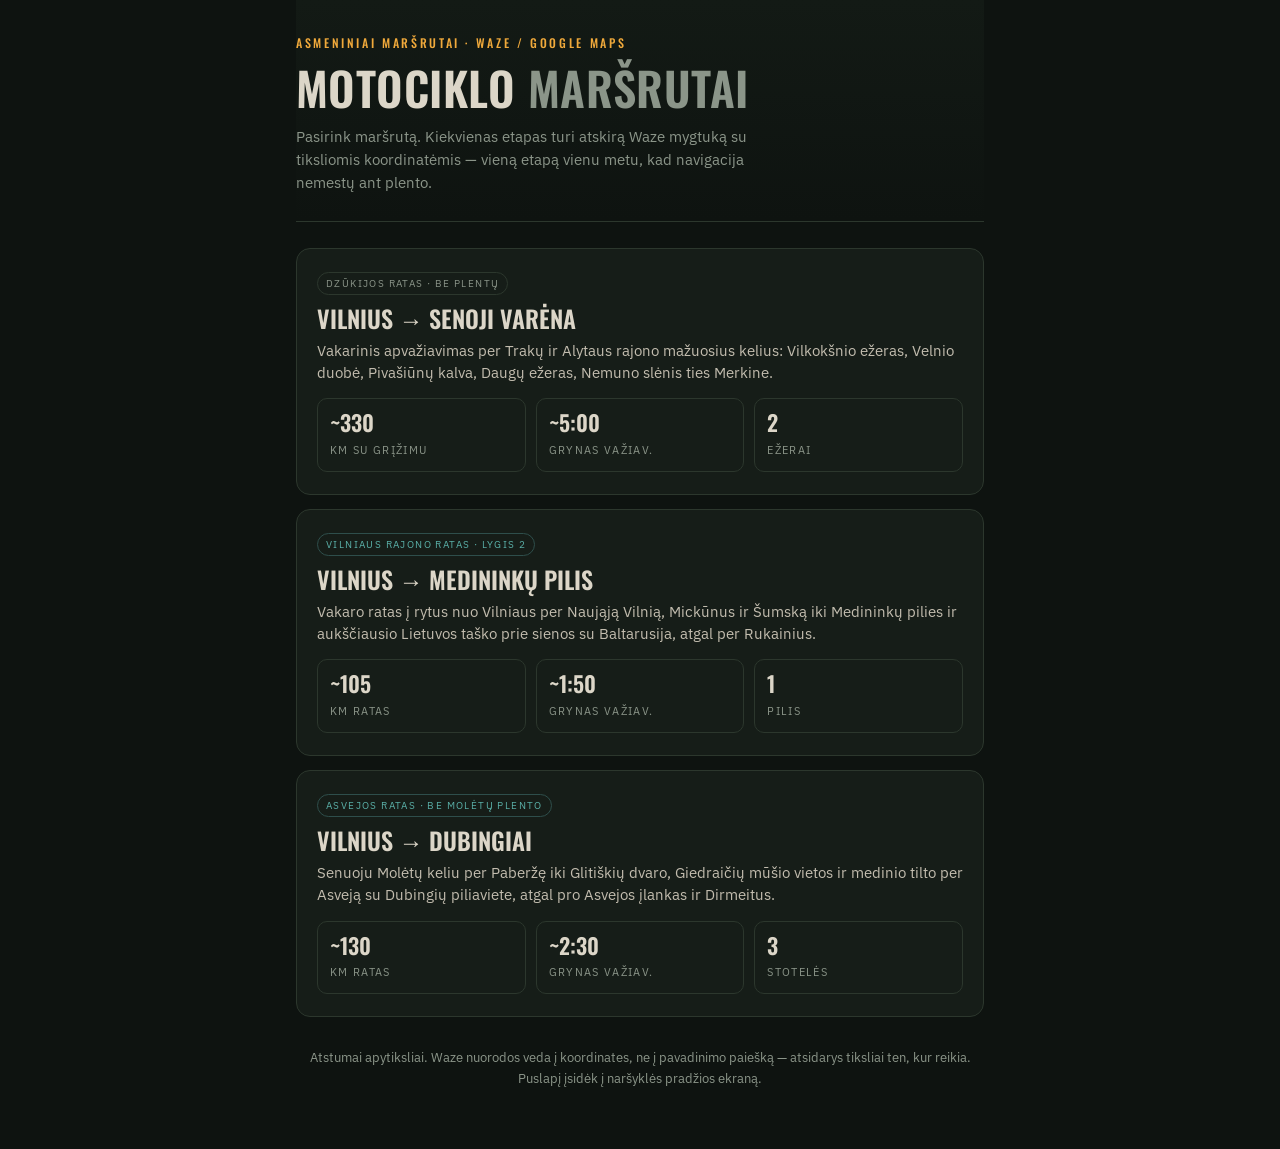
<file: index.html>
<!DOCTYPE html>
<html lang="lt">
<head>
<meta charset="UTF-8">
<meta name="viewport" content="width=device-width, initial-scale=1.0">
<title>Motociklo maršrutai</title>
<link rel="preconnect" href="https://fonts.googleapis.com">
<link rel="preconnect" href="https://fonts.gstatic.com" crossorigin>
<link href="https://fonts.googleapis.com/css2?family=Oswald:wght@400;500;600&family=IBM+Plex+Sans:wght@400;500;600&display=swap" rel="stylesheet">
<link rel="stylesheet" href="style.css">
</head>
<body>
<div class="wrap">

<header>
  <div class="eyebrow">Asmeniniai maršrutai · Waze / Google Maps</div>
  <h1>Motociklo <span>maršrutai</span></h1>
  <p class="lead">Pasirink maršrutą. Kiekvienas etapas turi atskirą Waze mygtuką su tiksliomis koordinatėmis — vieną etapą vienu metu, kad navigacija nemestų ant plento.</p>
</header>

<div class="routes">

  <a class="routecard" href="varena.html">
    <span class="tag">Dzūkijos ratas · be plentų</span>
    <h2>Vilnius → Senoji Varėna</h2>
    <p>Vakarinis apvažiavimas per Trakų ir Alytaus rajono mažuosius kelius: Vilkokšnio ežeras, Velnio duobė, Pivašiūnų kalva, Daugų ežeras, Nemuno slėnis ties Merkine.</p>
    <div class="stats">
      <div class="stat"><b>~330</b><i>km su grįžimu</i></div>
      <div class="stat"><b>~5:00</b><i>grynas važiav.</i></div>
      <div class="stat"><b>2</b><i>ežerai</i></div>
    </div>
  </a>

  <a class="routecard" href="medininkai.html">
    <span class="tag h">Vilniaus rajono ratas · lygis 2</span>
    <h2>Vilnius → Medininkų pilis</h2>
    <p>Vakaro ratas į rytus nuo Vilniaus per Naująją Vilnią, Mickūnus ir Šumską iki Medininkų pilies ir aukščiausio Lietuvos taško prie sienos su Baltarusija, atgal per Rukainius.</p>
    <div class="stats">
      <div class="stat"><b>~105</b><i>km ratas</i></div>
      <div class="stat"><b>~1:50</b><i>grynas važiav.</i></div>
      <div class="stat"><b>1</b><i>pilis</i></div>
    </div>
  </a>

  <a class="routecard" href="dubingiai.html">
    <span class="tag l">Asvejos ratas · be Molėtų plento</span>
    <h2>Vilnius → Dubingiai</h2>
    <p>Senuoju Molėtų keliu per Paberžę iki Glitiškių dvaro, Giedraičių mūšio vietos ir medinio tilto per Asveją su Dubingių piliaviete, atgal pro Asvejos įlankas ir Dirmeitus.</p>
    <div class="stats">
      <div class="stat"><b>~130</b><i>km ratas</i></div>
      <div class="stat"><b>~2:30</b><i>grynas važiav.</i></div>
      <div class="stat"><b>3</b><i>stotelės</i></div>
    </div>
  </a>

</div>

<footer>
  Atstumai apytiksliai. Waze nuorodos veda į koordinates, ne į pavadinimo paiešką — atsidarys tiksliai ten, kur reikia.<br>
  Puslapį įsidėk į naršyklės pradžios ekraną.
</footer>

</div>
</body>
</html>
</file>
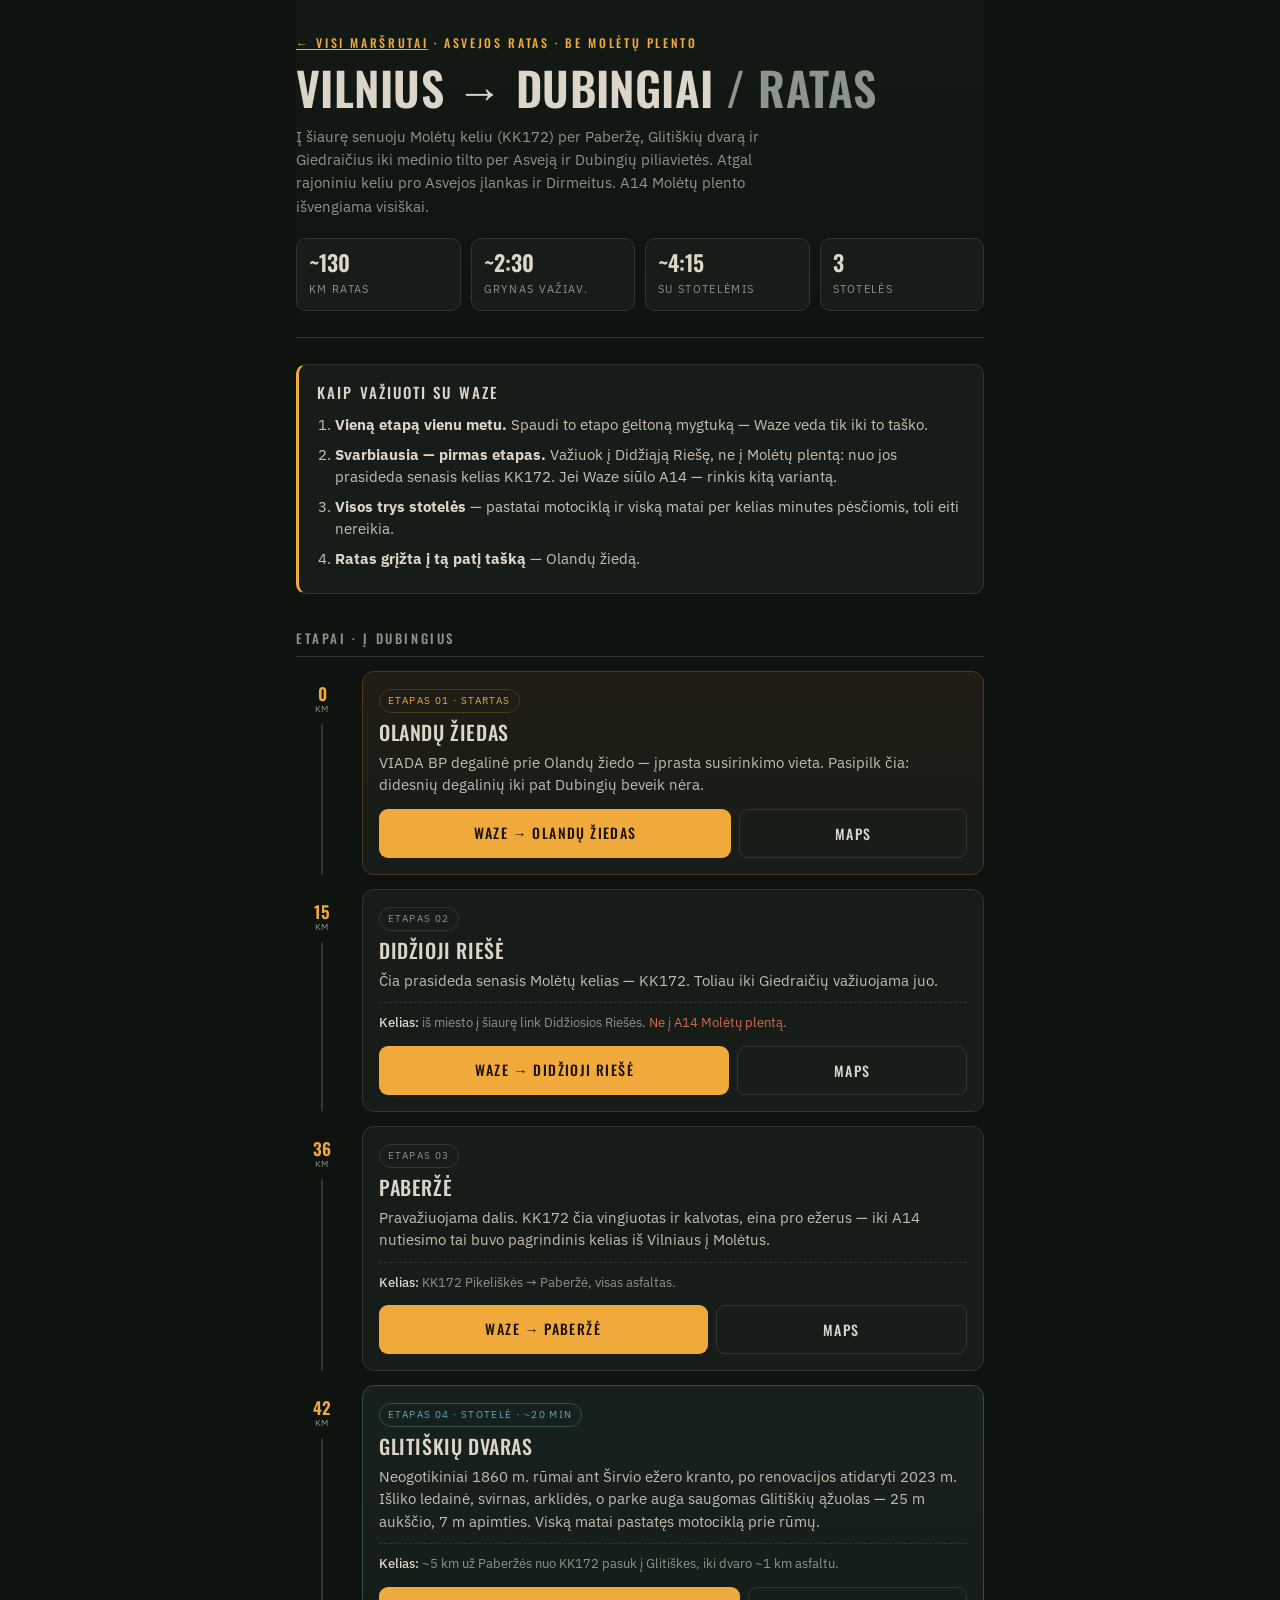
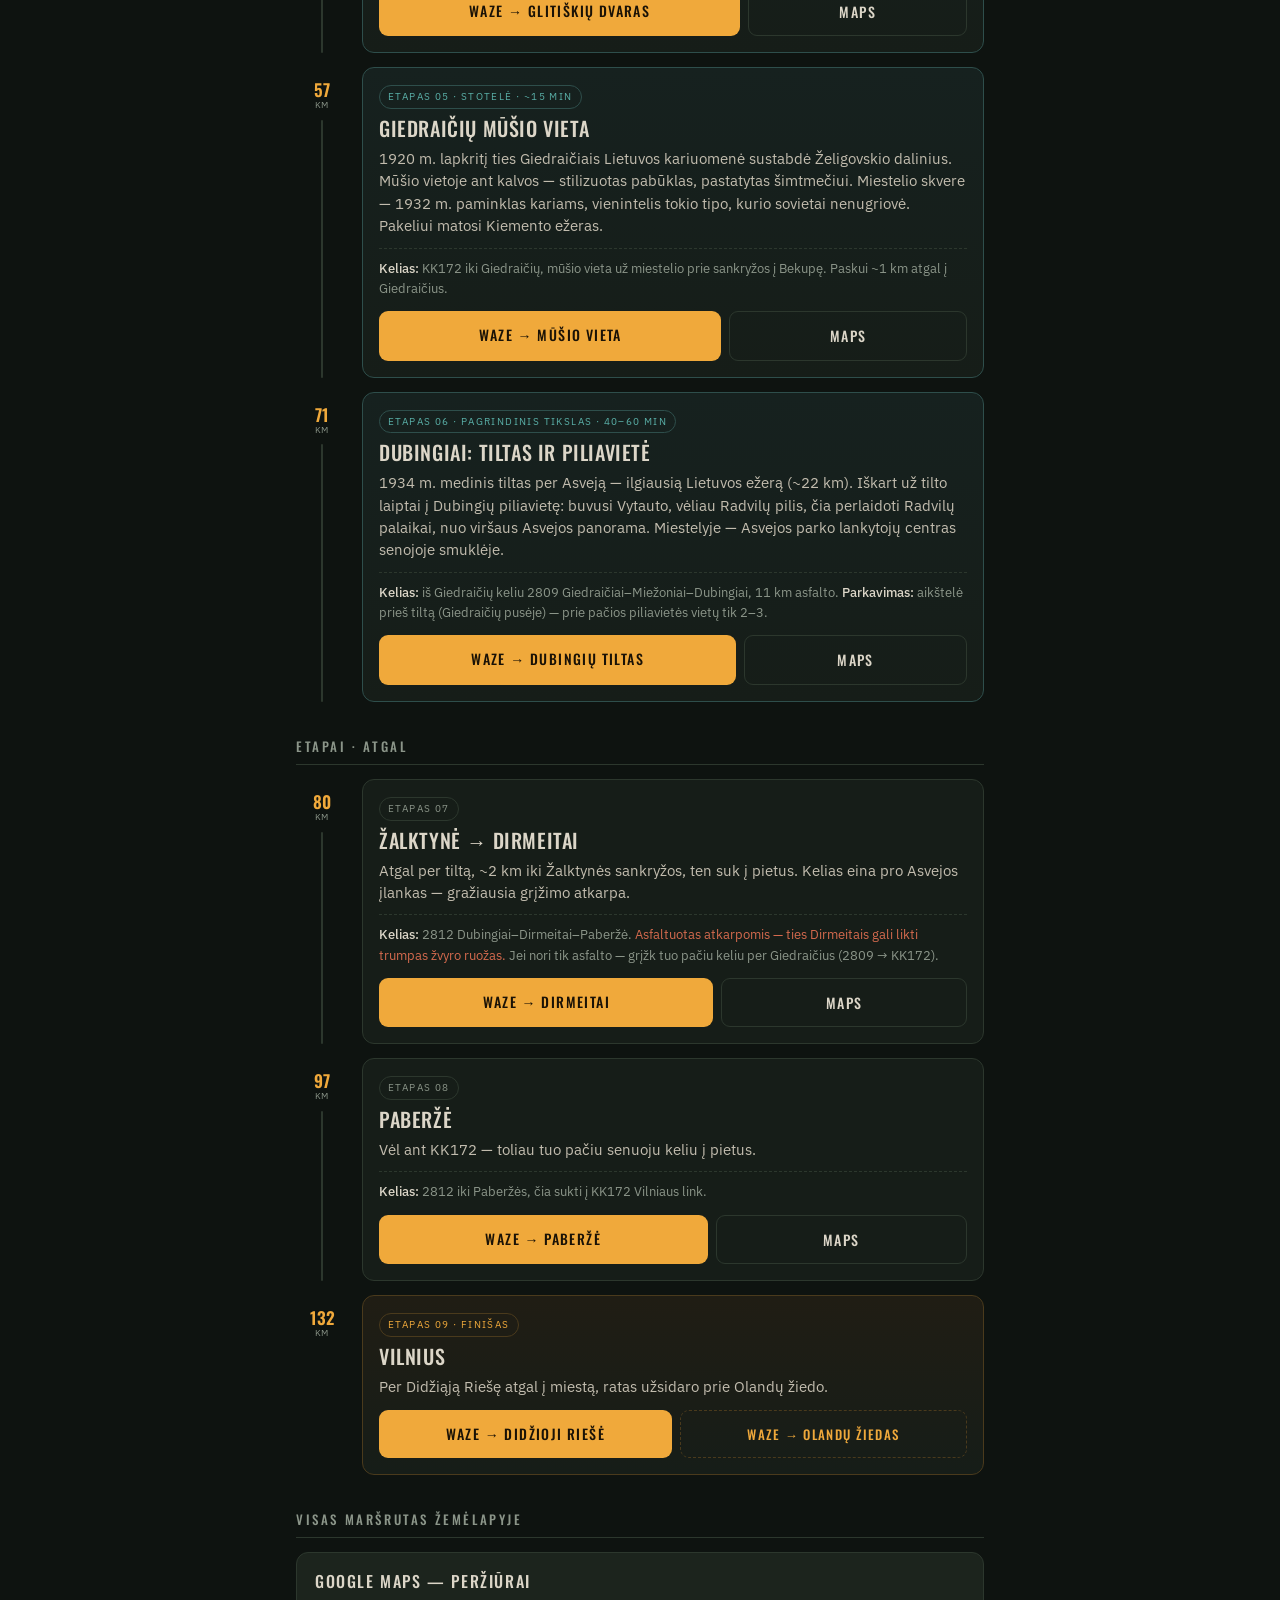
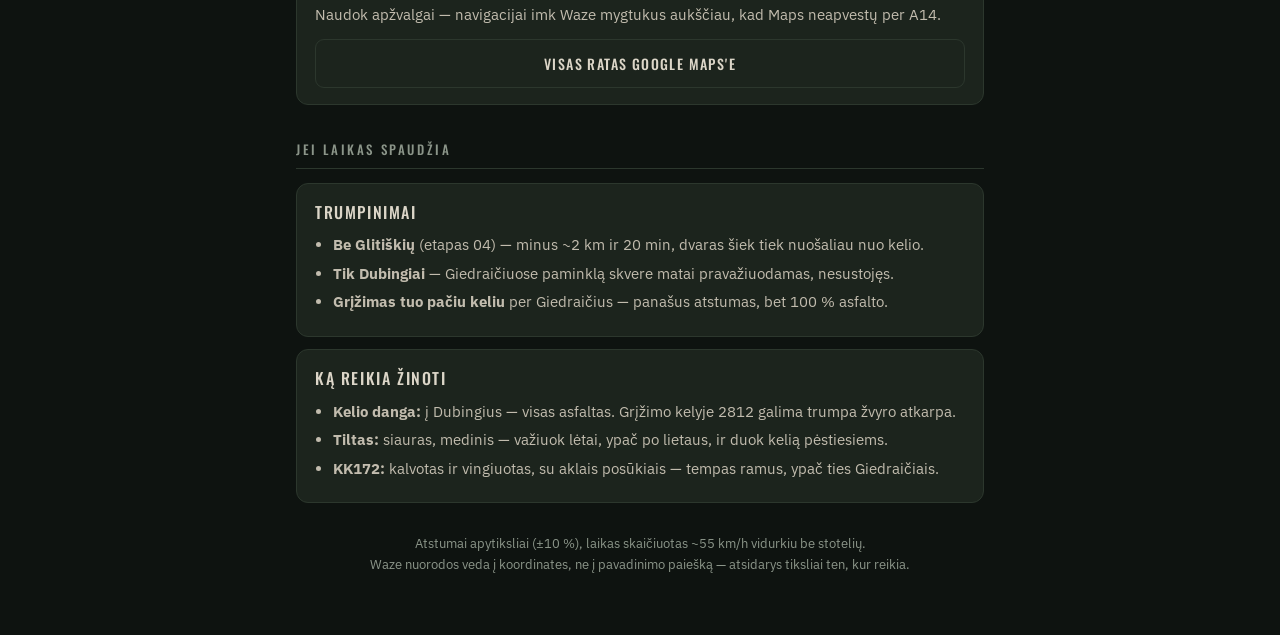
<file: dubingiai.html>
<!DOCTYPE html>
<html lang="lt">
<head>
<meta charset="UTF-8">
<meta name="viewport" content="width=device-width, initial-scale=1.0">
<title>Vilnius → Dubingiai · ratas</title>
<link rel="preconnect" href="https://fonts.googleapis.com">
<link rel="preconnect" href="https://fonts.gstatic.com" crossorigin>
<link href="https://fonts.googleapis.com/css2?family=Oswald:wght@400;500;600&family=IBM+Plex+Sans:wght@400;500;600&display=swap" rel="stylesheet">
<link rel="stylesheet" href="style.css">
</head>
<body>
<div class="wrap">

<header>
  <div class="eyebrow"><a href="index.html">← Visi maršrutai</a> · Asvejos ratas · be Molėtų plento</div>
  <h1>Vilnius → Dubingiai <span>/ ratas</span></h1>
  <p class="lead">Į šiaurę senuoju Molėtų keliu (KK172) per Paberžę, Glitiškių dvarą ir Giedraičius iki medinio tilto per Asveją ir Dubingių piliavietės. Atgal rajoniniu keliu pro Asvejos įlankas ir Dirmeitus. A14 Molėtų plento išvengiama visiškai.</p>
  <div class="stats">
    <div class="stat"><b>~130</b><i>km ratas</i></div>
    <div class="stat"><b>~2:30</b><i>grynas važiav.</i></div>
    <div class="stat"><b>~4:15</b><i>su stotelėmis</i></div>
    <div class="stat"><b>3</b><i>stotelės</i></div>
  </div>
</header>

<div class="howto">
  <h2>Kaip važiuoti su Waze</h2>
  <ol>
    <li><b>Vieną etapą vienu metu.</b> Spaudi to etapo geltoną mygtuką — Waze veda tik iki to taško.</li>
    <li><b>Svarbiausia — pirmas etapas.</b> Važiuok į Didžiąją Riešę, ne į Molėtų plentą: nuo jos prasideda senasis kelias KK172. Jei Waze siūlo A14 — rinkis kitą variantą.</li>
    <li><b>Visos trys stotelės</b> — pastatai motociklą ir viską matai per kelias minutes pėsčiomis, toli eiti nereikia.</li>
    <li><b>Ratas grįžta į tą patį tašką</b> — Olandų žiedą.</li>
  </ol>
</div>

<div class="section-title">Etapai · į Dubingius</div>

<!-- 1 -->
<div class="stop">
  <div class="post"><div class="km">0</div><div class="kmlabel">km</div><div class="rope"></div></div>
  <div class="card finish">
    <span class="tag o">Etapas 01 · startas</span>
    <h3>Olandų žiedas</h3>
    <p>VIADA BP degalinė prie Olandų žiedo — įprasta susirinkimo vieta. Pasipilk čia: didesnių degalinių iki pat Dubingių beveik nėra.</p>
    <div class="btns">
      <a class="btn waze" href="https://www.waze.com/ul?ll=54.6820607%2C25.3140517&navigate=yes">Waze → Olandų žiedas</a>
      <a class="btn gmaps" href="https://www.google.com/maps/search/?api=1&query=54.6820607,25.3140517">Maps</a>
    </div>
  </div>
</div>

<!-- 2 -->
<div class="stop">
  <div class="post"><div class="km">15</div><div class="kmlabel">km</div><div class="rope"></div></div>
  <div class="card">
    <span class="tag">Etapas 02</span>
    <h3>Didžioji Riešė</h3>
    <p>Čia prasideda senasis Molėtų kelias — KK172. Toliau iki Giedraičių važiuojama juo.</p>
    <div class="road"><b>Kelias:</b> iš miesto į šiaurę link Didžiosios Riešės. <span class="alert">Ne į A14 Molėtų plentą.</span></div>
    <div class="btns">
      <a class="btn waze" href="https://www.waze.com/ul?ll=54.8015028%2C25.2599506&navigate=yes">Waze → Didžioji Riešė</a>
      <a class="btn gmaps" href="https://www.google.com/maps/search/?api=1&query=54.8015028,25.2599506">Maps</a>
    </div>
  </div>
</div>

<!-- 3 -->
<div class="stop">
  <div class="post"><div class="km">36</div><div class="kmlabel">km</div><div class="rope"></div></div>
  <div class="card">
    <span class="tag">Etapas 03</span>
    <h3>Paberžė</h3>
    <p>Pravažiuojama dalis. KK172 čia vingiuotas ir kalvotas, eina pro ežerus — iki A14 nutiesimo tai buvo pagrindinis kelias iš Vilniaus į Molėtus.</p>
    <div class="road"><b>Kelias:</b> KK172 Pikeliškės → Paberžė, visas asfaltas.</div>
    <div class="btns">
      <a class="btn waze" href="https://www.waze.com/ul?ll=54.9462058%2C25.2364372&navigate=yes">Waze → Paberžė</a>
      <a class="btn gmaps" href="https://www.google.com/maps/search/?api=1&query=54.9462058,25.2364372">Maps</a>
    </div>
  </div>
</div>

<!-- 4 -->
<div class="stop">
  <div class="post"><div class="km">42</div><div class="kmlabel">km</div><div class="rope"></div></div>
  <div class="card highlight">
    <span class="tag h">Etapas 04 · stotelė · ~20 min</span>
    <h3>Glitiškių dvaras</h3>
    <p>Neogotikiniai 1860 m. rūmai ant Širvio ežero kranto, po renovacijos atidaryti 2023 m. Išliko ledainė, svirnas, arklidės, o parke auga saugomas Glitiškių ąžuolas — 25 m aukščio, 7 m apimties. Viską matai pastatęs motociklą prie rūmų.</p>
    <div class="road"><b>Kelias:</b> ~5 km už Paberžės nuo KK172 pasuk į Glitiškes, iki dvaro ~1 km asfaltu.</div>
    <div class="btns">
      <a class="btn waze" href="https://www.waze.com/ul?ll=54.985318%2C25.22186&navigate=yes">Waze → Glitiškių dvaras</a>
      <a class="btn gmaps" href="https://www.google.com/maps/search/?api=1&query=54.985318,25.22186">Maps</a>
    </div>
  </div>
</div>

<!-- 5 -->
<div class="stop">
  <div class="post"><div class="km">57</div><div class="kmlabel">km</div><div class="rope"></div></div>
  <div class="card highlight">
    <span class="tag h">Etapas 05 · stotelė · ~15 min</span>
    <h3>Giedraičių mūšio vieta</h3>
    <p>1920 m. lapkritį ties Giedraičiais Lietuvos kariuomenė sustabdė Želigovskio dalinius. Mūšio vietoje ant kalvos — stilizuotas pabūklas, pastatytas šimtmečiui. Miestelio skvere — 1932 m. paminklas kariams, vienintelis tokio tipo, kurio sovietai nenugriovė. Pakeliui matosi Kiemento ežeras.</p>
    <div class="road"><b>Kelias:</b> KK172 iki Giedraičių, mūšio vieta už miestelio prie sankryžos į Bekupę. Paskui ~1 km atgal į Giedraičius.</div>
    <div class="btns">
      <a class="btn waze" href="https://www.waze.com/ul?ll=55.085793%2C25.254647&navigate=yes">Waze → Mūšio vieta</a>
      <a class="btn gmaps" href="https://www.google.com/maps/search/?api=1&query=55.085793,25.254647">Maps</a>
    </div>
  </div>
</div>

<!-- 6 -->
<div class="stop">
  <div class="post"><div class="km">71</div><div class="kmlabel">km</div><div class="rope"></div></div>
  <div class="card highlight">
    <span class="tag h">Etapas 06 · pagrindinis tikslas · 40–60 min</span>
    <h3>Dubingiai: tiltas ir piliavietė</h3>
    <p>1934 m. medinis tiltas per Asveją — ilgiausią Lietuvos ežerą (~22 km). Iškart už tilto laiptai į Dubingių piliavietę: buvusi Vytauto, vėliau Radvilų pilis, čia perlaidoti Radvilų palaikai, nuo viršaus Asvejos panorama. Miestelyje — Asvejos parko lankytojų centras senojoje smuklėje.</p>
    <div class="road"><b>Kelias:</b> iš Giedraičių keliu 2809 Giedraičiai–Miežoniai–Dubingiai, 11 km asfalto. <b>Parkavimas:</b> aikštelė prieš tiltą (Giedraičių pusėje) — prie pačios piliavietės vietų tik 2–3.</div>
    <div class="btns">
      <a class="btn waze" href="https://www.waze.com/ul?ll=55.0568%2C25.4429&navigate=yes">Waze → Dubingių tiltas</a>
      <a class="btn gmaps" href="https://www.google.com/maps/search/?api=1&query=55.0568,25.4429">Maps</a>
    </div>
  </div>
</div>

<div class="section-title">Etapai · atgal</div>

<!-- 7 -->
<div class="stop">
  <div class="post"><div class="km">80</div><div class="kmlabel">km</div><div class="rope"></div></div>
  <div class="card">
    <span class="tag">Etapas 07</span>
    <h3>Žalktynė → Dirmeitai</h3>
    <p>Atgal per tiltą, ~2 km iki Žalktynės sankryžos, ten suk į pietus. Kelias eina pro Asvejos įlankas — gražiausia grįžimo atkarpa.</p>
    <div class="road"><b>Kelias:</b> 2812 Dubingiai–Dirmeitai–Paberžė. <span class="alert">Asfaltuotas atkarpomis — ties Dirmeitais gali likti trumpas žvyro ruožas.</span> Jei nori tik asfalto — grįžk tuo pačiu keliu per Giedraičius (2809 → KK172).</div>
    <div class="btns">
      <a class="btn waze" href="https://www.waze.com/ul?ll=55.0170186%2C25.4082935&navigate=yes">Waze → Dirmeitai</a>
      <a class="btn gmaps" href="https://www.google.com/maps/search/?api=1&query=55.0170186,25.4082935">Maps</a>
    </div>
  </div>
</div>

<!-- 8 -->
<div class="stop">
  <div class="post"><div class="km">97</div><div class="kmlabel">km</div><div class="rope"></div></div>
  <div class="card">
    <span class="tag">Etapas 08</span>
    <h3>Paberžė</h3>
    <p>Vėl ant KK172 — toliau tuo pačiu senuoju keliu į pietus.</p>
    <div class="road"><b>Kelias:</b> 2812 iki Paberžės, čia sukti į KK172 Vilniaus link.</div>
    <div class="btns">
      <a class="btn waze" href="https://www.waze.com/ul?ll=54.9462058%2C25.2364372&navigate=yes">Waze → Paberžė</a>
      <a class="btn gmaps" href="https://www.google.com/maps/search/?api=1&query=54.9462058,25.2364372">Maps</a>
    </div>
  </div>
</div>

<!-- 9 -->
<div class="stop">
  <div class="post"><div class="km">132</div><div class="kmlabel">km</div></div>
  <div class="card finish">
    <span class="tag o">Etapas 09 · finišas</span>
    <h3>Vilnius</h3>
    <p>Per Didžiąją Riešę atgal į miestą, ratas užsidaro prie Olandų žiedo.</p>
    <div class="btns">
      <a class="btn waze" href="https://www.waze.com/ul?ll=54.8015028%2C25.2599506&navigate=yes">Waze → Didžioji Riešė</a>
      <a class="btn mid" href="https://www.waze.com/ul?ll=54.6820607%2C25.3140517&navigate=yes">Waze → Olandų žiedas</a>
    </div>
  </div>
</div>

<div class="section-title">Visas maršrutas žemėlapyje</div>
<div class="block">
  <h3>Google Maps — peržiūrai</h3>
  <p style="font-size:14.5px;color:#C2BCAE;margin-bottom:12px">Naudok apžvalgai — navigacijai imk Waze mygtukus aukščiau, kad Maps neapvestų per A14.</p>
  <div class="btns">
    <a class="btn gmaps" href="https://www.google.com/maps/dir/54.6820607,25.3140517/54.8015028,25.2599506/54.9462058,25.2364372/54.985318,25.22186/55.085793,25.254647/55.0568,25.4429/55.0170186,25.4082935/54.9462058,25.2364372/54.8015028,25.2599506/54.6820607,25.3140517">Visas ratas Google Maps'e</a>
  </div>
</div>

<div class="section-title">Jei laikas spaudžia</div>
<div class="block">
  <h3>Trumpinimai</h3>
  <ul>
    <li><b>Be Glitiškių</b> (etapas 04) — minus ~2 km ir 20 min, dvaras šiek tiek nuošaliau nuo kelio.</li>
    <li><b>Tik Dubingiai</b> — Giedraičiuose paminklą skvere matai pravažiuodamas, nesustojęs.</li>
    <li><b>Grįžimas tuo pačiu keliu</b> per Giedraičius — panašus atstumas, bet 100 % asfalto.</li>
  </ul>
</div>

<div class="block">
  <h3>Ką reikia žinoti</h3>
  <ul>
    <li><b>Kelio danga:</b> į Dubingius — visas asfaltas. Grįžimo kelyje 2812 galima trumpa žvyro atkarpa.</li>
    <li><b>Tiltas:</b> siauras, medinis — važiuok lėtai, ypač po lietaus, ir duok kelią pėstiesiems.</li>
    <li><b>KK172:</b> kalvotas ir vingiuotas, su aklais posūkiais — tempas ramus, ypač ties Giedraičiais.</li>
  </ul>
</div>

<footer>
  Atstumai apytiksliai (±10 %), laikas skaičiuotas ~55 km/h vidurkiu be stotelių.<br>
  Waze nuorodos veda į koordinates, ne į pavadinimo paiešką — atsidarys tiksliai ten, kur reikia.
</footer>

</div>
</body>
</html>
</file>
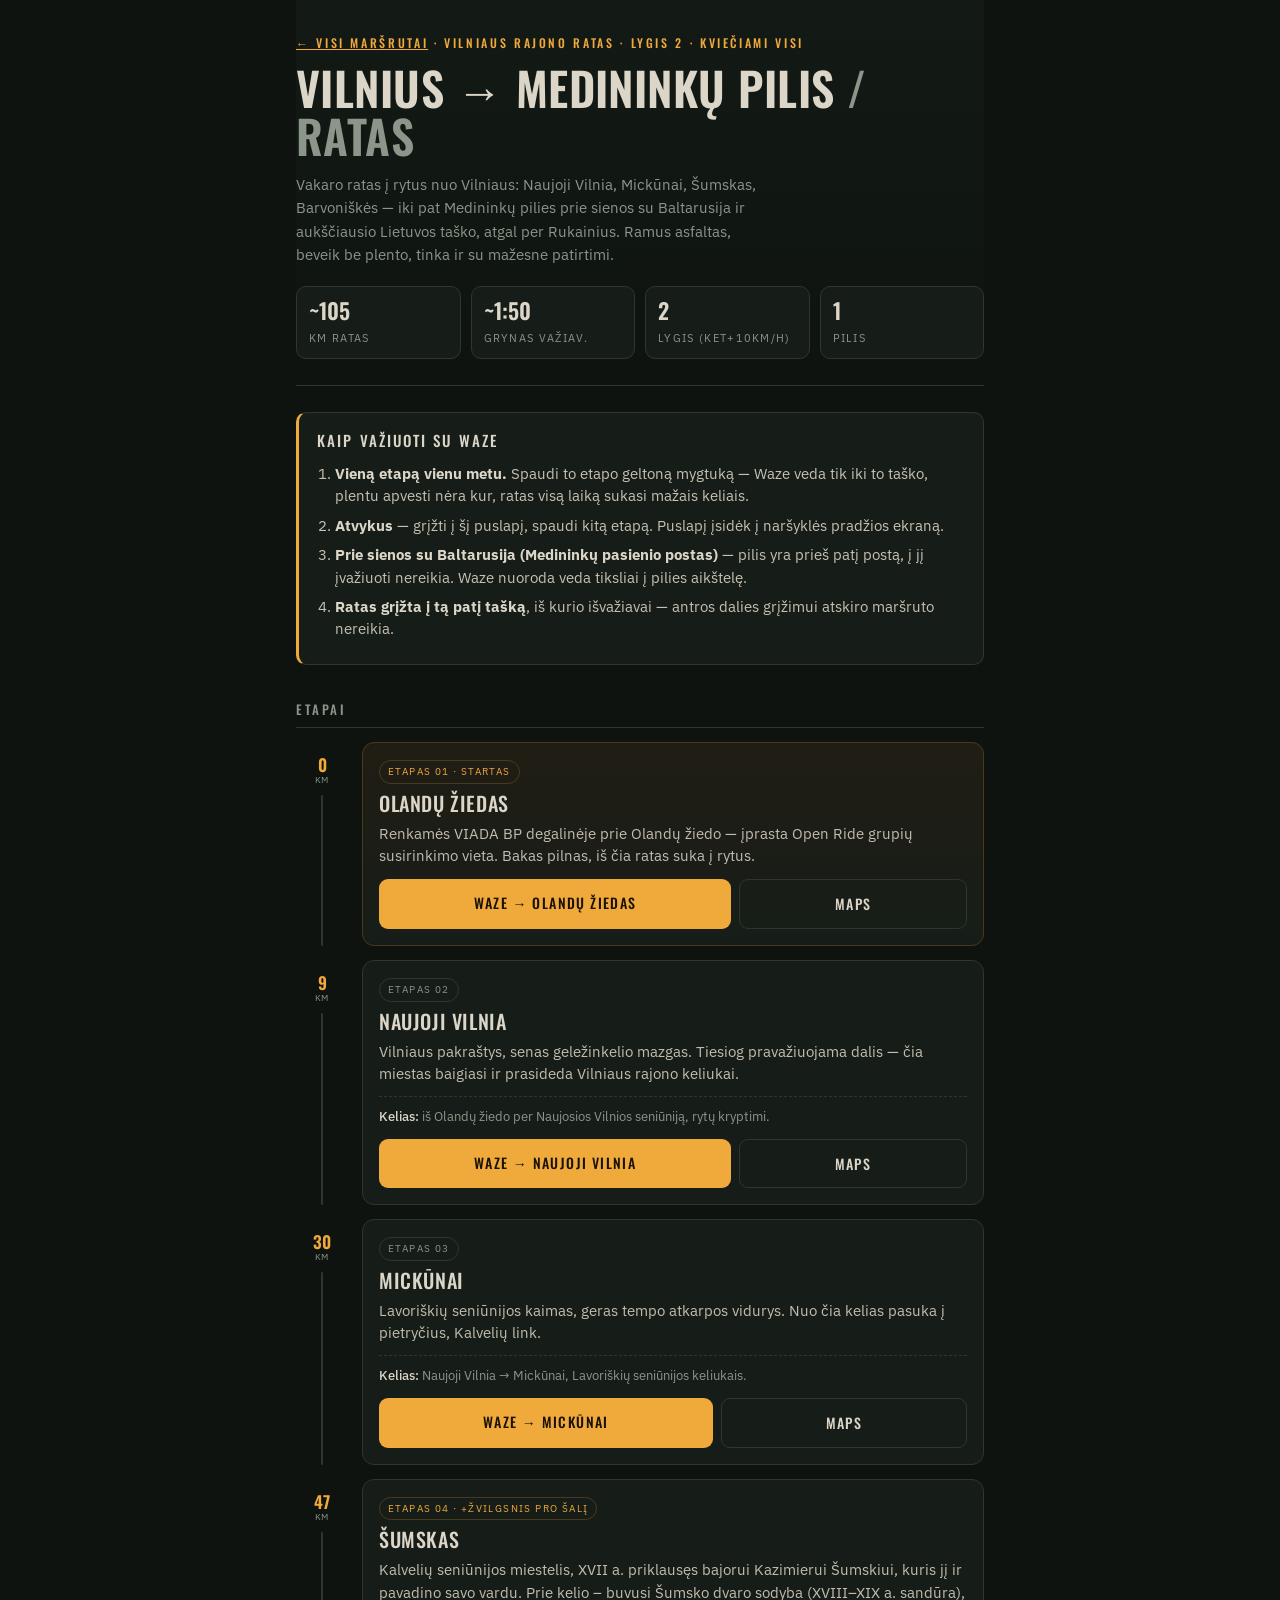
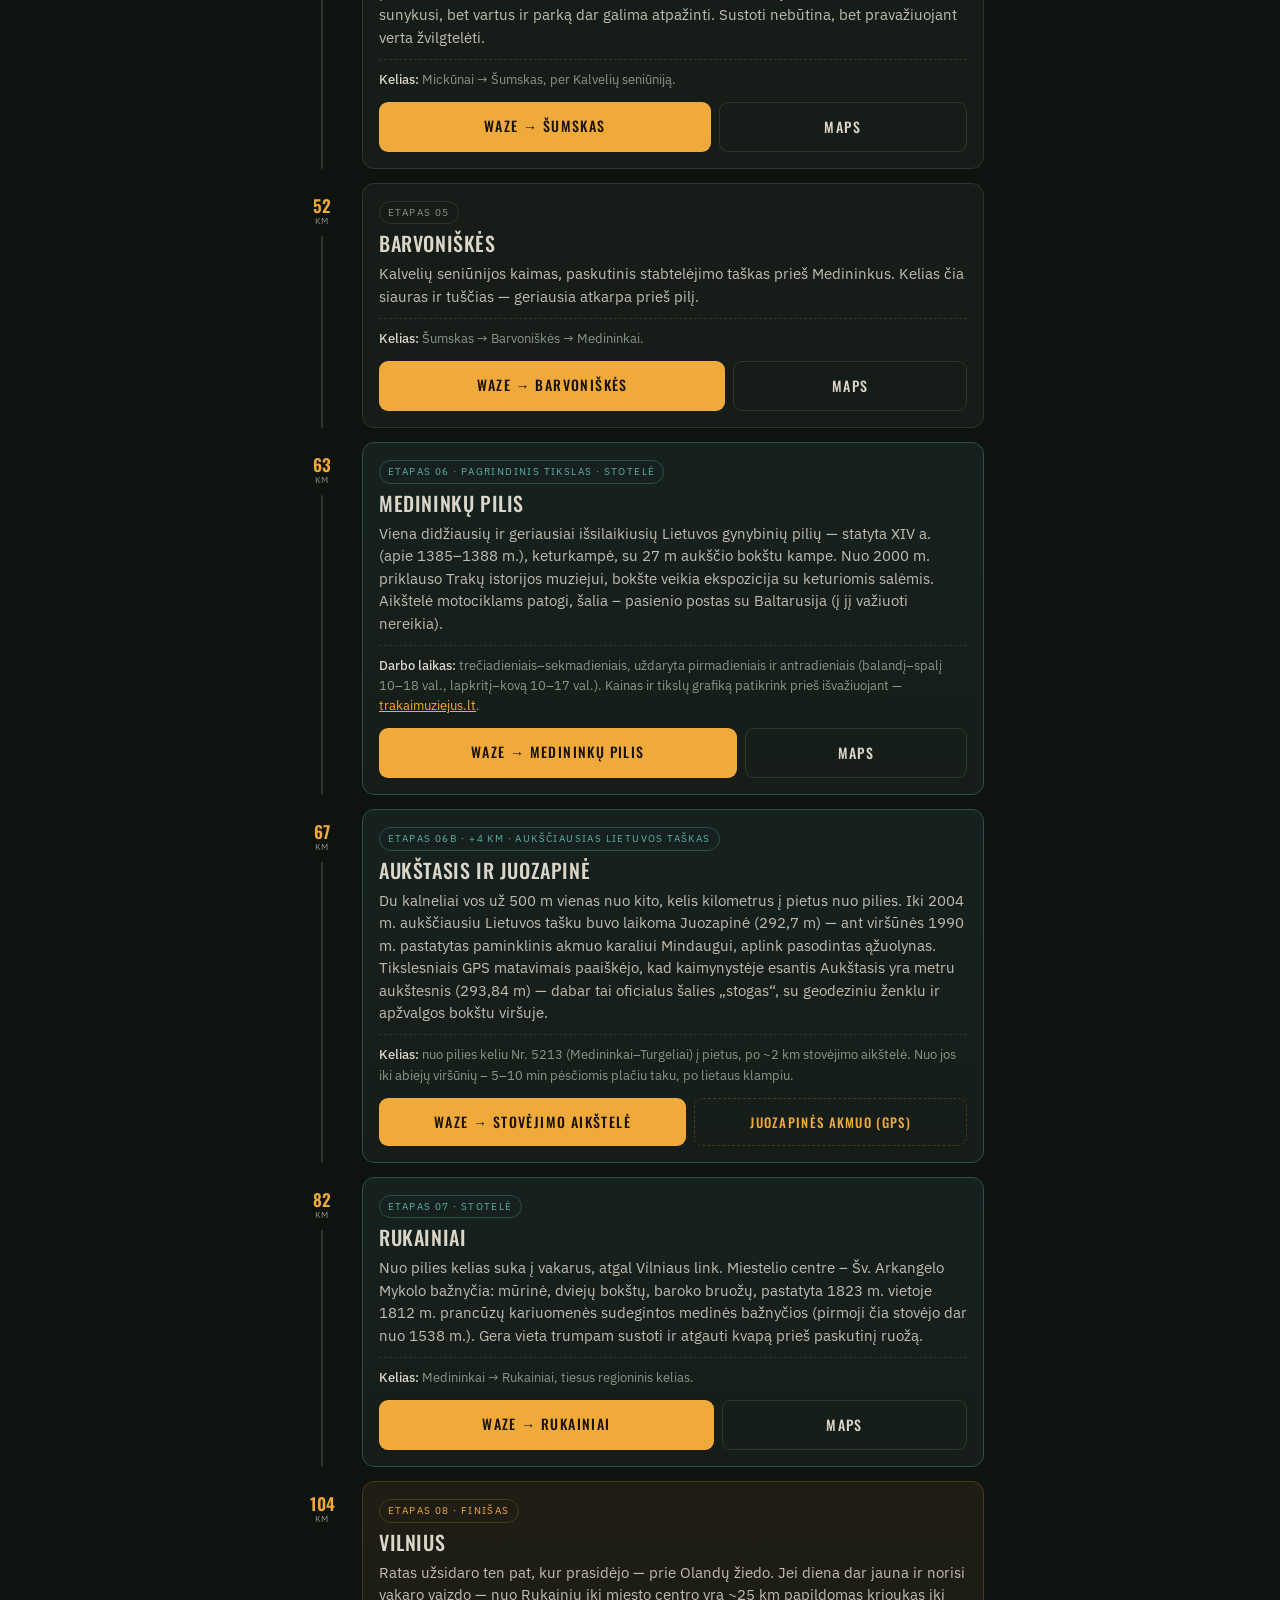
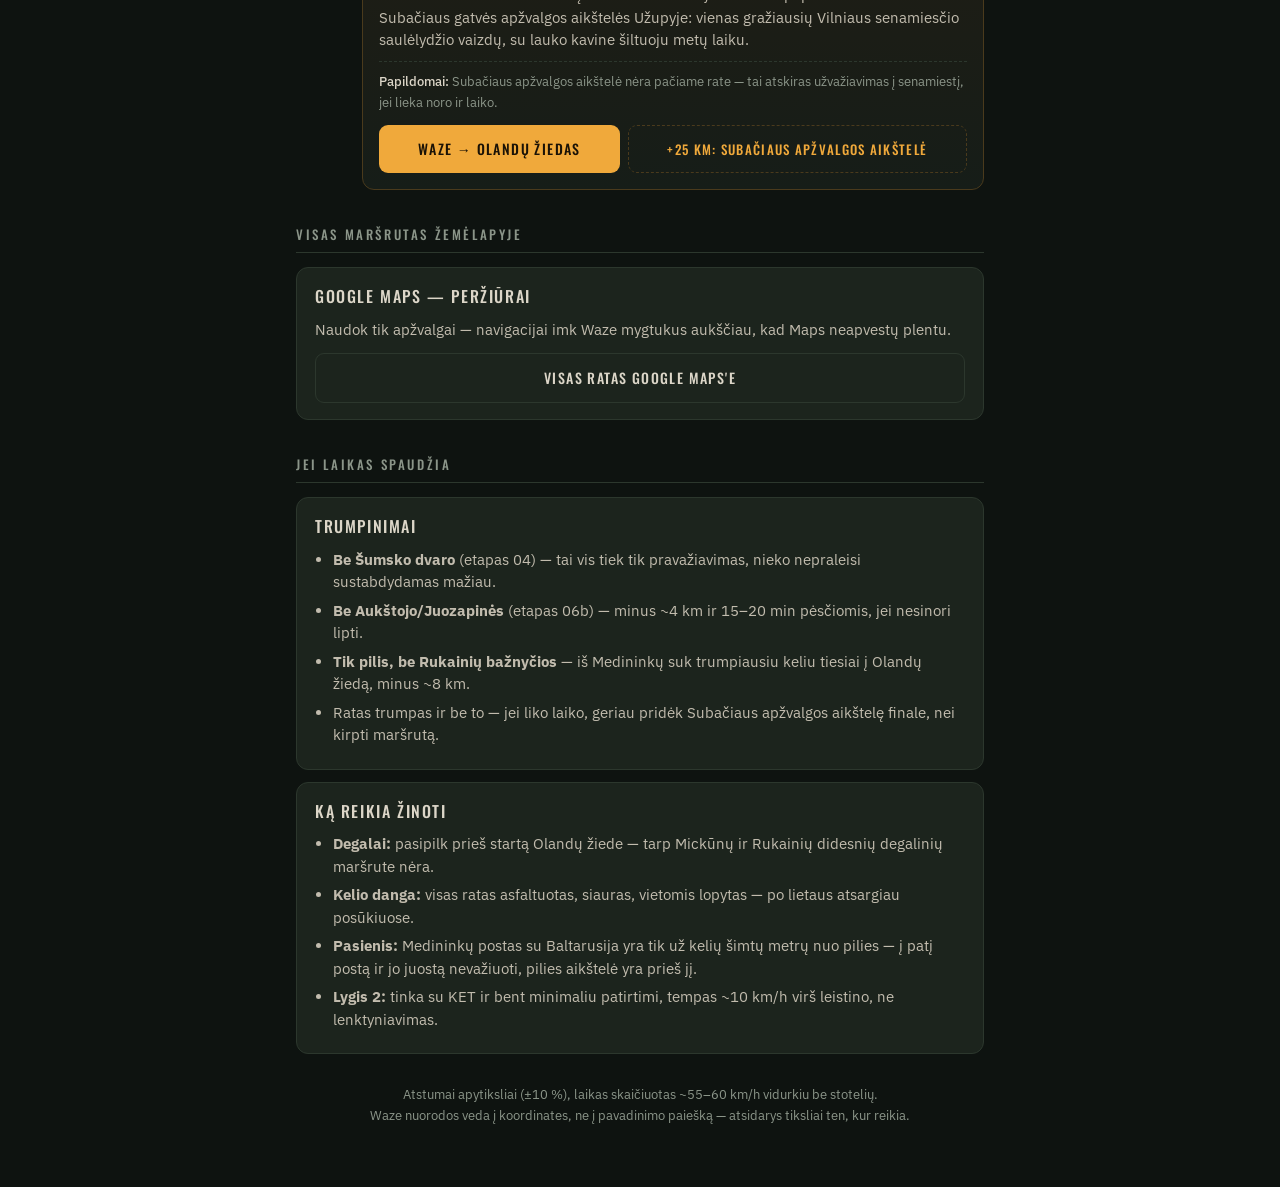
<file: medininkai.html>
<!DOCTYPE html>
<html lang="lt">
<head>
<meta charset="UTF-8">
<meta name="viewport" content="width=device-width, initial-scale=1.0">
<title>Vilnius → Medininkų pilis · ratas</title>
<link rel="preconnect" href="https://fonts.googleapis.com">
<link rel="preconnect" href="https://fonts.gstatic.com" crossorigin>
<link href="https://fonts.googleapis.com/css2?family=Oswald:wght@400;500;600&family=IBM+Plex+Sans:wght@400;500;600&display=swap" rel="stylesheet">
<link rel="stylesheet" href="style.css">
</head>
<body>
<div class="wrap">

<header>
  <div class="eyebrow"><a href="index.html">← Visi maršrutai</a> · Vilniaus rajono ratas · lygis 2 · kviečiami visi</div>
  <h1>Vilnius → Medininkų&nbsp;pilis <span>/ ratas</span></h1>
  <p class="lead">Vakaro ratas į rytus nuo Vilniaus: Naujoji Vilnia, Mickūnai, Šumskas, Barvoniškės — iki pat Medininkų pilies prie sienos su Baltarusija ir aukščiausio Lietuvos taško, atgal per Rukainius. Ramus asfaltas, beveik be plento, tinka ir su mažesne patirtimi.</p>
  <div class="stats">
    <div class="stat"><b>~105</b><i>km ratas</i></div>
    <div class="stat"><b>~1:50</b><i>grynas važiav.</i></div>
    <div class="stat"><b>2</b><i>lygis (KET+10km/h)</i></div>
    <div class="stat"><b>1</b><i>pilis</i></div>
  </div>
</header>

<div class="howto">
  <h2>Kaip važiuoti su Waze</h2>
  <ol>
    <li><b>Vieną etapą vienu metu.</b> Spaudi to etapo geltoną mygtuką — Waze veda tik iki to taško, plentu apvesti nėra kur, ratas visą laiką sukasi mažais keliais.</li>
    <li><b>Atvykus</b> — grįžti į šį puslapį, spaudi kitą etapą. Puslapį įsidėk į naršyklės pradžios ekraną.</li>
    <li><b>Prie sienos su Baltarusija (Medininkų pasienio postas)</b> — pilis yra prieš patį postą, į jį įvažiuoti nereikia. Waze nuoroda veda tiksliai į pilies aikštelę.</li>
    <li><b>Ratas grįžta į tą patį tašką</b>, iš kurio išvažiavai — antros dalies grįžimui atskiro maršruto nereikia.</li>
  </ol>
</div>

<div class="section-title">Etapai</div>

<!-- 1 -->
<div class="stop">
  <div class="post"><div class="km">0</div><div class="kmlabel">km</div><div class="rope"></div></div>
  <div class="card finish">
    <span class="tag o">Etapas 01 · startas</span>
    <h3>Olandų žiedas</h3>
    <p>Renkamės VIADA BP degalinėje prie Olandų žiedo — įprasta Open Ride grupių susirinkimo vieta. Bakas pilnas, iš čia ratas suka į rytus.</p>
    <div class="btns">
      <a class="btn waze" href="https://www.waze.com/ul?ll=54.6820607%2C25.3140517&navigate=yes">Waze → Olandų žiedas</a>
      <a class="btn gmaps" href="https://www.google.com/maps/search/?api=1&query=54.6820607,25.3140517">Maps</a>
    </div>
  </div>
</div>

<!-- 2 -->
<div class="stop">
  <div class="post"><div class="km">9</div><div class="kmlabel">km</div><div class="rope"></div></div>
  <div class="card">
    <span class="tag">Etapas 02</span>
    <h3>Naujoji Vilnia</h3>
    <p>Vilniaus pakraštys, senas geležinkelio mazgas. Tiesiog pravažiuojama dalis — čia miestas baigiasi ir prasideda Vilniaus rajono keliukai.</p>
    <div class="road"><b>Kelias:</b> iš Olandų žiedo per Naujosios Vilnios seniūniją, rytų kryptimi.</div>
    <div class="btns">
      <a class="btn waze" href="https://www.waze.com/ul?ll=54.6930317%2C25.4109647&navigate=yes">Waze → Naujoji Vilnia</a>
      <a class="btn gmaps" href="https://www.google.com/maps/search/?api=1&query=54.6930317,25.4109647">Maps</a>
    </div>
  </div>
</div>

<!-- 3 -->
<div class="stop">
  <div class="post"><div class="km">30</div><div class="kmlabel">km</div><div class="rope"></div></div>
  <div class="card">
    <span class="tag">Etapas 03</span>
    <h3>Mickūnai</h3>
    <p>Lavoriškių seniūnijos kaimas, geras tempo atkarpos vidurys. Nuo čia kelias pasuka į pietryčius, Kalvelių link.</p>
    <div class="road"><b>Kelias:</b> Naujoji Vilnia → Mickūnai, Lavoriškių seniūnijos keliukais.</div>
    <div class="btns">
      <a class="btn waze" href="https://www.waze.com/ul?ll=54.7108426%2C25.6500686&navigate=yes">Waze → Mickūnai</a>
      <a class="btn gmaps" href="https://www.google.com/maps/search/?api=1&query=54.7108426,25.6500686">Maps</a>
    </div>
  </div>
</div>

<!-- 4 -->
<div class="stop">
  <div class="post"><div class="km">47</div><div class="kmlabel">km</div><div class="rope"></div></div>
  <div class="card">
    <span class="tag o">Etapas 04 · +žvilgsnis pro šalį</span>
    <h3>Šumskas</h3>
    <p>Kalvelių seniūnijos miestelis, XVII a. priklausęs bajorui Kazimierui Šumskiui, kuris jį ir pavadino savo vardu. Prie kelio – buvusi Šumsko dvaro sodyba (XVIII–XIX a. sandūra), sunykusi, bet vartus ir parką dar galima atpažinti. Sustoti nebūtina, bet pravažiuojant verta žvilgtelėti.</p>
    <div class="road"><b>Kelias:</b> Mickūnai → Šumskas, per Kalvelių seniūniją.</div>
    <div class="btns">
      <a class="btn waze" href="https://www.waze.com/ul?ll=54.6087613%2C25.7222026&navigate=yes">Waze → Šumskas</a>
      <a class="btn gmaps" href="https://www.google.com/maps/search/?api=1&query=54.6087613,25.7222026">Maps</a>
    </div>
  </div>
</div>

<!-- 5 -->
<div class="stop">
  <div class="post"><div class="km">52</div><div class="kmlabel">km</div><div class="rope"></div></div>
  <div class="card">
    <span class="tag">Etapas 05</span>
    <h3>Barvoniškės</h3>
    <p>Kalvelių seniūnijos kaimas, paskutinis stabtelėjimo taškas prieš Medininkus. Kelias čia siauras ir tuščias — geriausia atkarpa prieš pilį.</p>
    <div class="road"><b>Kelias:</b> Šumskas → Barvoniškės → Medininkai.</div>
    <div class="btns">
      <a class="btn waze" href="https://www.waze.com/ul?ll=54.576307%2C25.7441776&navigate=yes">Waze → Barvoniškės</a>
      <a class="btn gmaps" href="https://www.google.com/maps/search/?api=1&query=54.576307,25.7441776">Maps</a>
    </div>
  </div>
</div>

<!-- 6 -->
<div class="stop">
  <div class="post"><div class="km">63</div><div class="kmlabel">km</div><div class="rope"></div></div>
  <div class="card highlight">
    <span class="tag h">Etapas 06 · pagrindinis tikslas · stotelė</span>
    <h3>Medininkų pilis</h3>
    <p>Viena didžiausių ir geriausiai išsilaikiusių Lietuvos gynybinių pilių — statyta XIV a. (apie 1385–1388 m.), keturkampė, su 27 m aukščio bokštu kampe. Nuo 2000 m. priklauso Trakų istorijos muziejui, bokšte veikia ekspozicija su keturiomis salėmis. Aikštelė motociklams patogi, šalia – pasienio postas su Baltarusija (į jį važiuoti nereikia).</p>
    <div class="road"><b>Darbo laikas:</b> trečiadieniais–sekmadieniais, uždaryta pirmadieniais ir antradieniais (balandį–spalį 10–18 val., lapkritį–kovą 10–17 val.). Kainas ir tikslų grafiką patikrink prieš išvažiuojant — <a href="https://trakaimuziejus.lt" style="color:var(--amber)">trakaimuziejus.lt</a>.</div>
    <div class="btns">
      <a class="btn waze" href="https://www.waze.com/ul?ll=54.5397349%2C25.6482019&navigate=yes">Waze → Medininkų pilis</a>
      <a class="btn gmaps" href="https://www.google.com/maps/search/?api=1&query=54.5397349,25.6482019">Maps</a>
    </div>
  </div>
</div>

<!-- 6b -->
<div class="stop">
  <div class="post"><div class="km">67</div><div class="kmlabel">km</div><div class="rope"></div></div>
  <div class="card highlight">
    <span class="tag h">Etapas 06b · +4 km · aukščiausias Lietuvos taškas</span>
    <h3>Aukštasis ir Juozapinė</h3>
    <p>Du kalneliai vos už 500 m vienas nuo kito, kelis kilometrus į pietus nuo pilies. Iki 2004 m. aukščiausiu Lietuvos tašku buvo laikoma Juozapinė (292,7 m) — ant viršūnės 1990 m. pastatytas paminklinis akmuo karaliui Mindaugui, aplink pasodintas ąžuolynas. Tikslesniais GPS matavimais paaiškėjo, kad kaimynystėje esantis Aukštasis yra metru aukštesnis (293,84 m) — dabar tai oficialus šalies „stogas“, su geodeziniu ženklu ir apžvalgos bokštu viršuje.</p>
    <div class="road"><b>Kelias:</b> nuo pilies keliu Nr. 5213 (Medininkai–Turgeliai) į pietus, po ~2 km stovėjimo aikštelė. Nuo jos iki abiejų viršūnių – 5–10 min pėsčiomis plačiu taku, po lietaus klampiu.</div>
    <div class="btns">
      <a class="btn waze" href="https://www.waze.com/ul?ll=54.5322587%2C25.6295911&navigate=yes">Waze → stovėjimo aikštelė</a>
      <a class="btn mid" href="https://www.waze.com/ul?ll=54.5310677%2C25.6277829&navigate=yes">Juozapinės akmuo (GPS)</a>
    </div>
  </div>
</div>

<!-- 7 -->
<div class="stop">
  <div class="post"><div class="km">82</div><div class="kmlabel">km</div><div class="rope"></div></div>
  <div class="card highlight">
    <span class="tag h">Etapas 07 · stotelė</span>
    <h3>Rukainiai</h3>
    <p>Nuo pilies kelias suka į vakarus, atgal Vilniaus link. Miestelio centre – Šv. Arkangelo Mykolo bažnyčia: mūrinė, dviejų bokštų, baroko bruožų, pastatyta 1823 m. vietoje 1812 m. prancūzų kariuomenės sudegintos medinės bažnyčios (pirmoji čia stovėjo dar nuo 1538 m.). Gera vieta trumpam sustoti ir atgauti kvapą prieš paskutinį ruožą.</p>
    <div class="road"><b>Kelias:</b> Medininkai → Rukainiai, tiesus regioninis kelias.</div>
    <div class="btns">
      <a class="btn waze" href="https://www.waze.com/ul?ll=54.6108645%2C25.5203857&navigate=yes">Waze → Rukainiai</a>
      <a class="btn gmaps" href="https://www.google.com/maps/search/?api=1&query=54.6108645,25.5203857">Maps</a>
    </div>
  </div>
</div>

<!-- 8 -->
<div class="stop">
  <div class="post"><div class="km">104</div><div class="kmlabel">km</div></div>
  <div class="card finish">
    <span class="tag o">Etapas 08 · finišas</span>
    <h3>Vilnius</h3>
    <p>Ratas užsidaro ten pat, kur prasidėjo — prie Olandų žiedo. Jei diena dar jauna ir norisi vakaro vaizdo — nuo Rukainių iki miesto centro yra ~25 km papildomas krioukas iki Subačiaus gatvės apžvalgos aikštelės Užupyje: vienas gražiausių Vilniaus senamiesčio saulėlydžio vaizdų, su lauko kavine šiltuoju metų laiku.</p>
    <div class="road"><b>Papildomai:</b> Subačiaus apžvalgos aikštelė nėra pačiame rate — tai atskiras užvažiavimas į senamiestį, jei lieka noro ir laiko.</div>
    <div class="btns">
      <a class="btn waze" href="https://www.waze.com/ul?ll=54.67748%2C25.3014934&navigate=yes">Waze → Olandų žiedas</a>
      <a class="btn mid" href="https://www.waze.com/ul?ll=54.6775666%2C25.3002309&navigate=yes">+25 km: Subačiaus apžvalgos aikštelė</a>
    </div>
  </div>
</div>

<div class="section-title">Visas maršrutas žemėlapyje</div>
<div class="block">
  <h3>Google Maps — peržiūrai</h3>
  <p style="font-size:14.5px;color:#C2BCAE;margin-bottom:12px">Naudok tik apžvalgai — navigacijai imk Waze mygtukus aukščiau, kad Maps neapvestų plentu.</p>
  <div class="btns">
    <a class="btn gmaps" href="https://www.google.com/maps/dir/54.6820607,25.3140517/54.6930317,25.4109647/54.7108426,25.6500686/54.6087613,25.7222026/54.576307,25.7441776/54.5397349,25.6482019/54.5322587,25.6295911/54.6108645,25.5203857/54.67748,25.3014934">Visas ratas Google Maps'e</a>
  </div>
</div>

<div class="section-title">Jei laikas spaudžia</div>
<div class="block">
  <h3>Trumpinimai</h3>
  <ul>
    <li><b>Be Šumsko dvaro</b> (etapas 04) — tai vis tiek tik pravažiavimas, nieko nepraleisi sustabdydamas mažiau.</li>
    <li><b>Be Aukštojo/Juozapinės</b> (etapas 06b) — minus ~4 km ir 15–20 min pėsčiomis, jei nesinori lipti.</li>
    <li><b>Tik pilis, be Rukainių bažnyčios</b> — iš Medininkų suk trumpiausiu keliu tiesiai į Olandų žiedą, minus ~8 km.</li>
    <li>Ratas trumpas ir be to — jei liko laiko, geriau pridėk Subačiaus apžvalgos aikštelę finale, nei kirpti maršrutą.</li>
  </ul>
</div>

<div class="block">
  <h3>Ką reikia žinoti</h3>
  <ul>
    <li><b>Degalai:</b> pasipilk prieš startą Olandų žiede — tarp Mickūnų ir Rukainių didesnių degalinių maršrute nėra.</li>
    <li><b>Kelio danga:</b> visas ratas asfaltuotas, siauras, vietomis lopytas — po lietaus atsargiau posūkiuose.</li>
    <li><b>Pasienis:</b> Medininkų postas su Baltarusija yra tik už kelių šimtų metrų nuo pilies — į patį postą ir jo juostą nevažiuoti, pilies aikštelė yra prieš jį.</li>
    <li><b>Lygis 2:</b> tinka su KET ir bent minimaliu patirtimi, tempas ~10 km/h virš leistino, ne lenktyniavimas.</li>
  </ul>
</div>

<footer>
  Atstumai apytiksliai (±10 %), laikas skaičiuotas ~55–60 km/h vidurkiu be stotelių.<br>
  Waze nuorodos veda į koordinates, ne į pavadinimo paiešką — atsidarys tiksliai ten, kur reikia.
</footer>

</div>
</body>
</html>
</file>
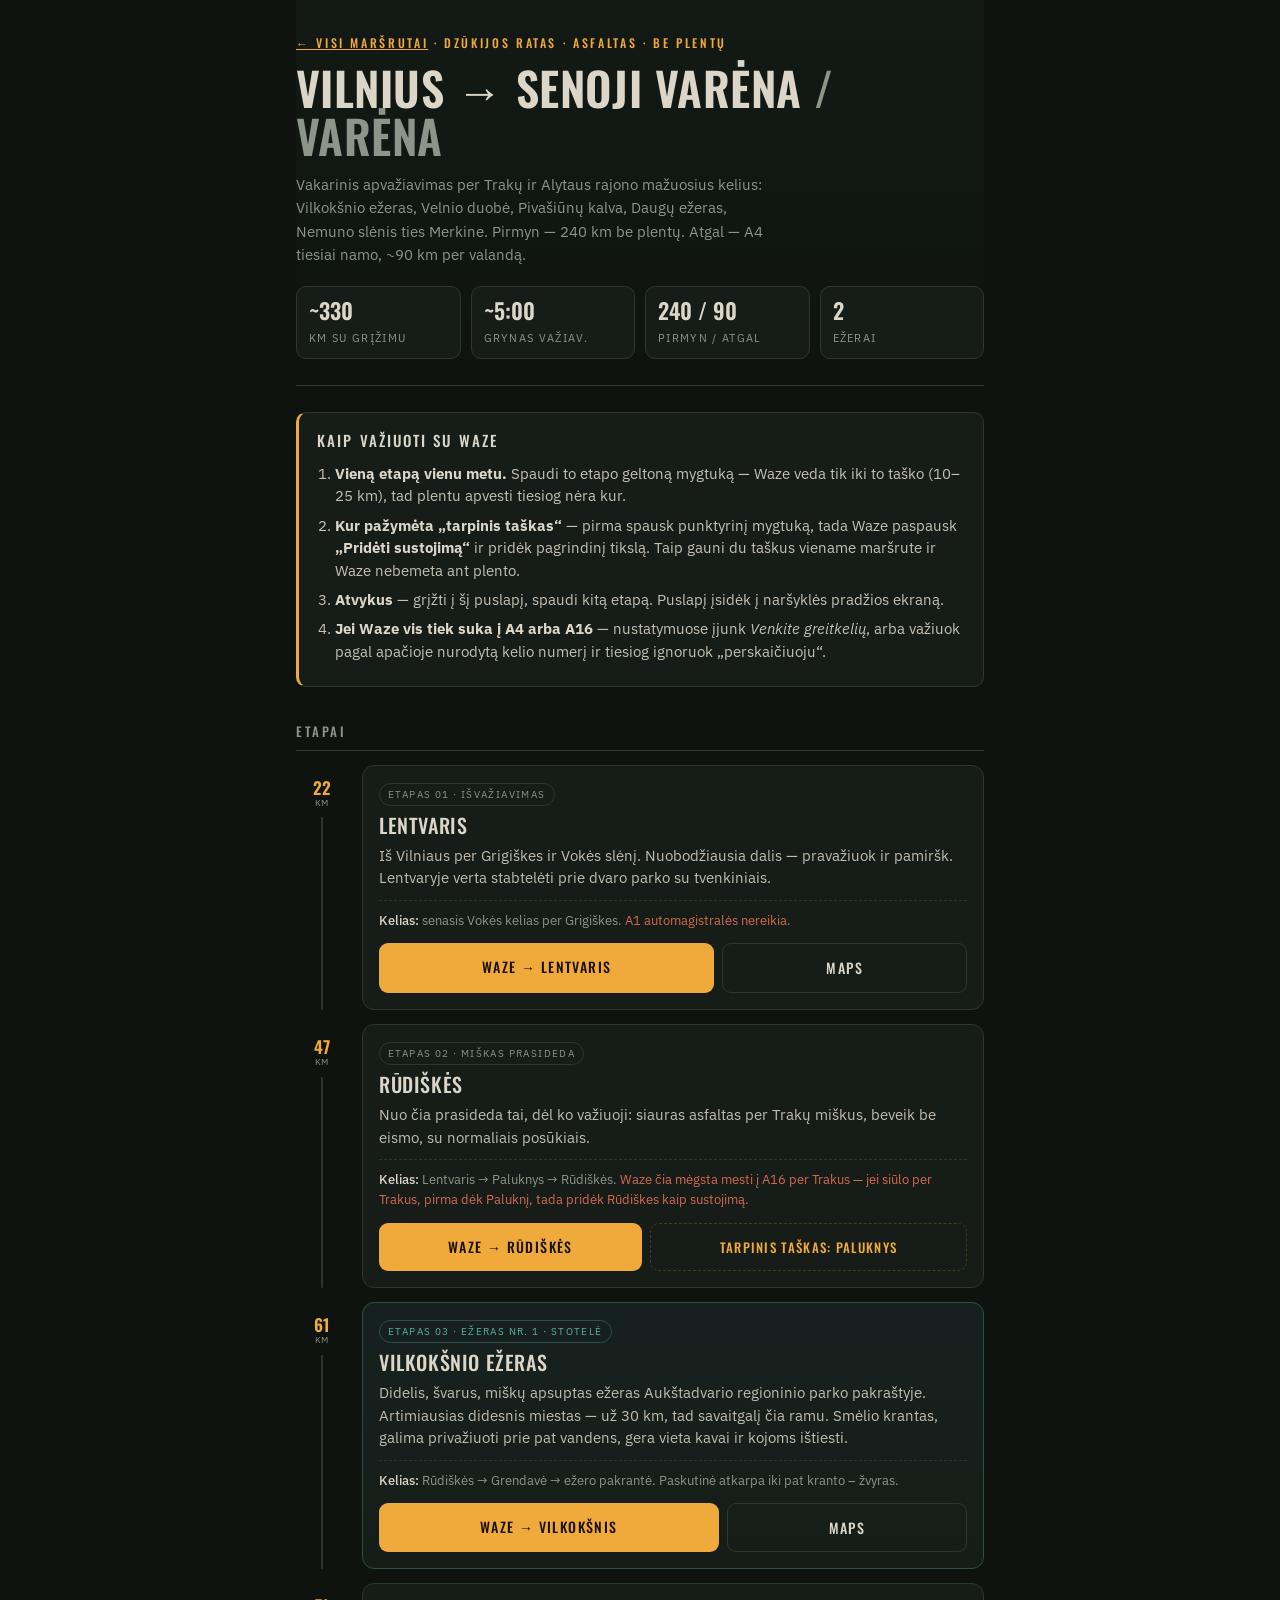
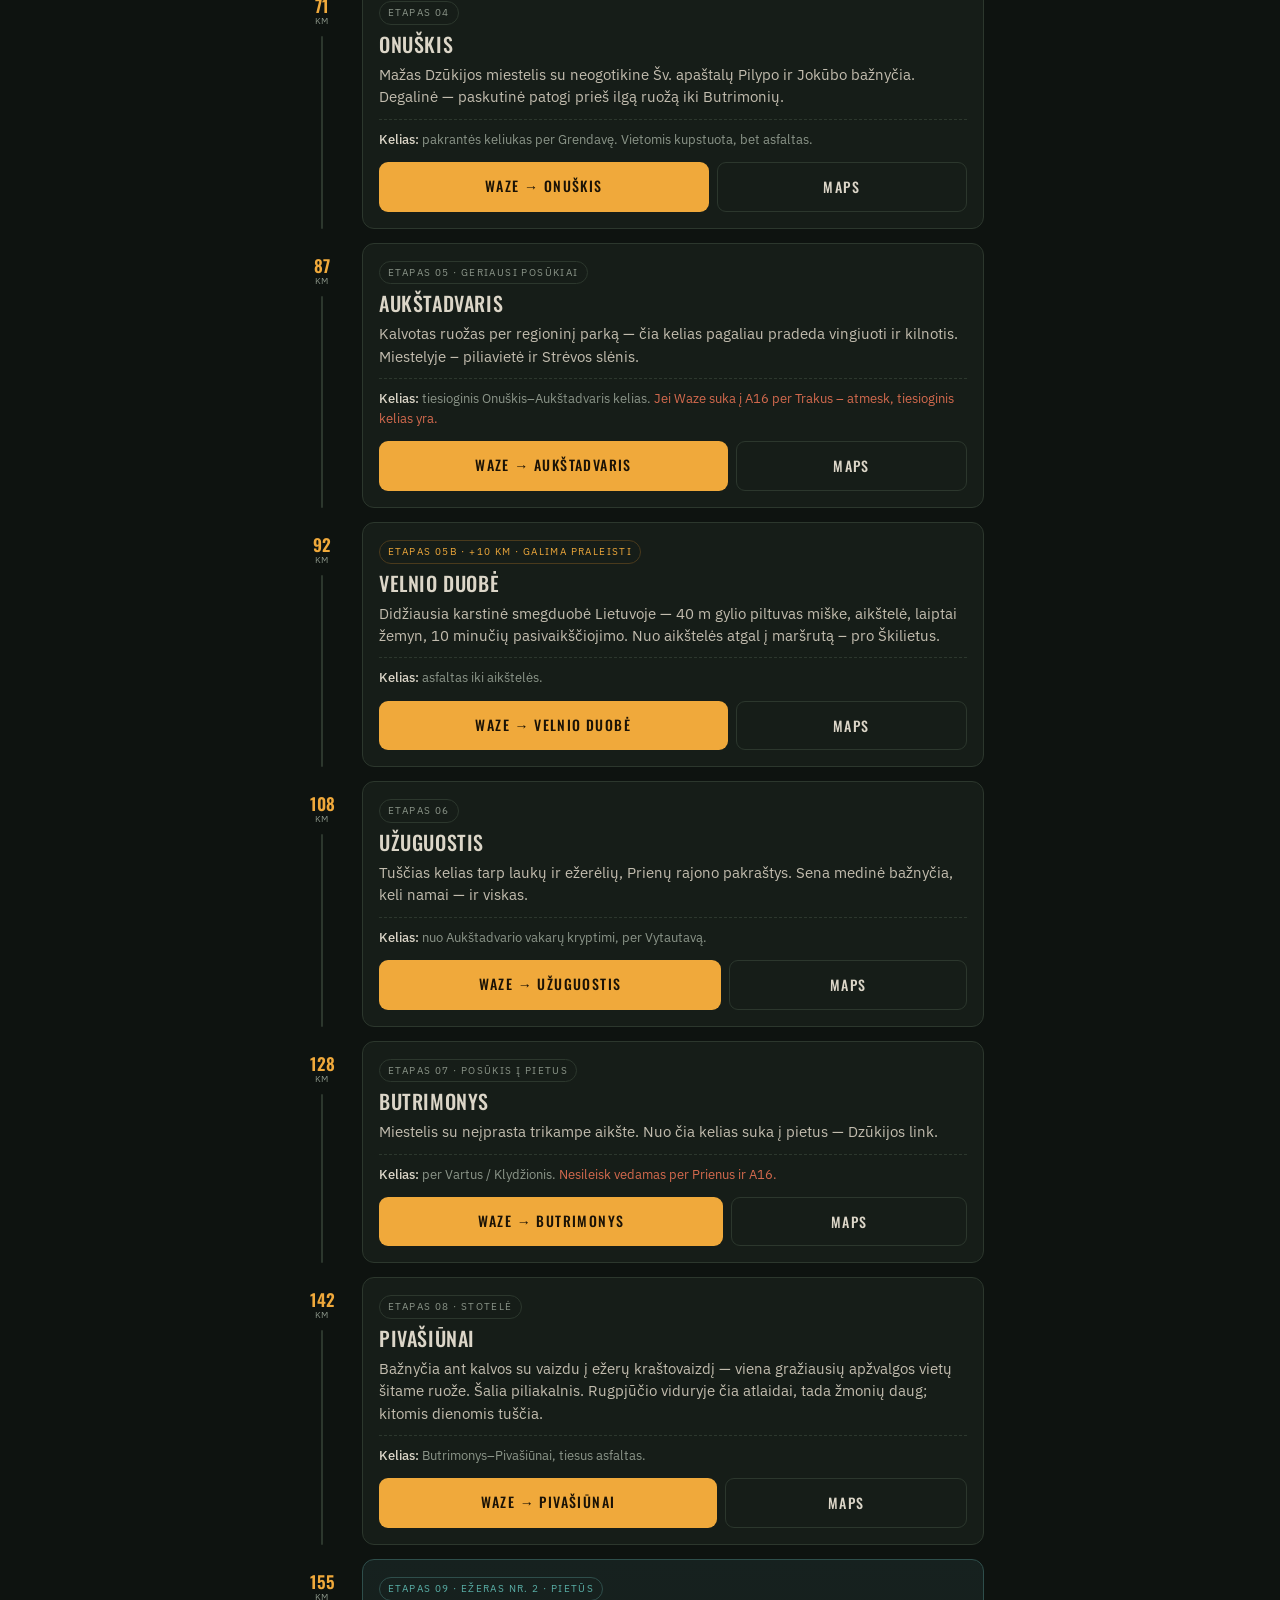
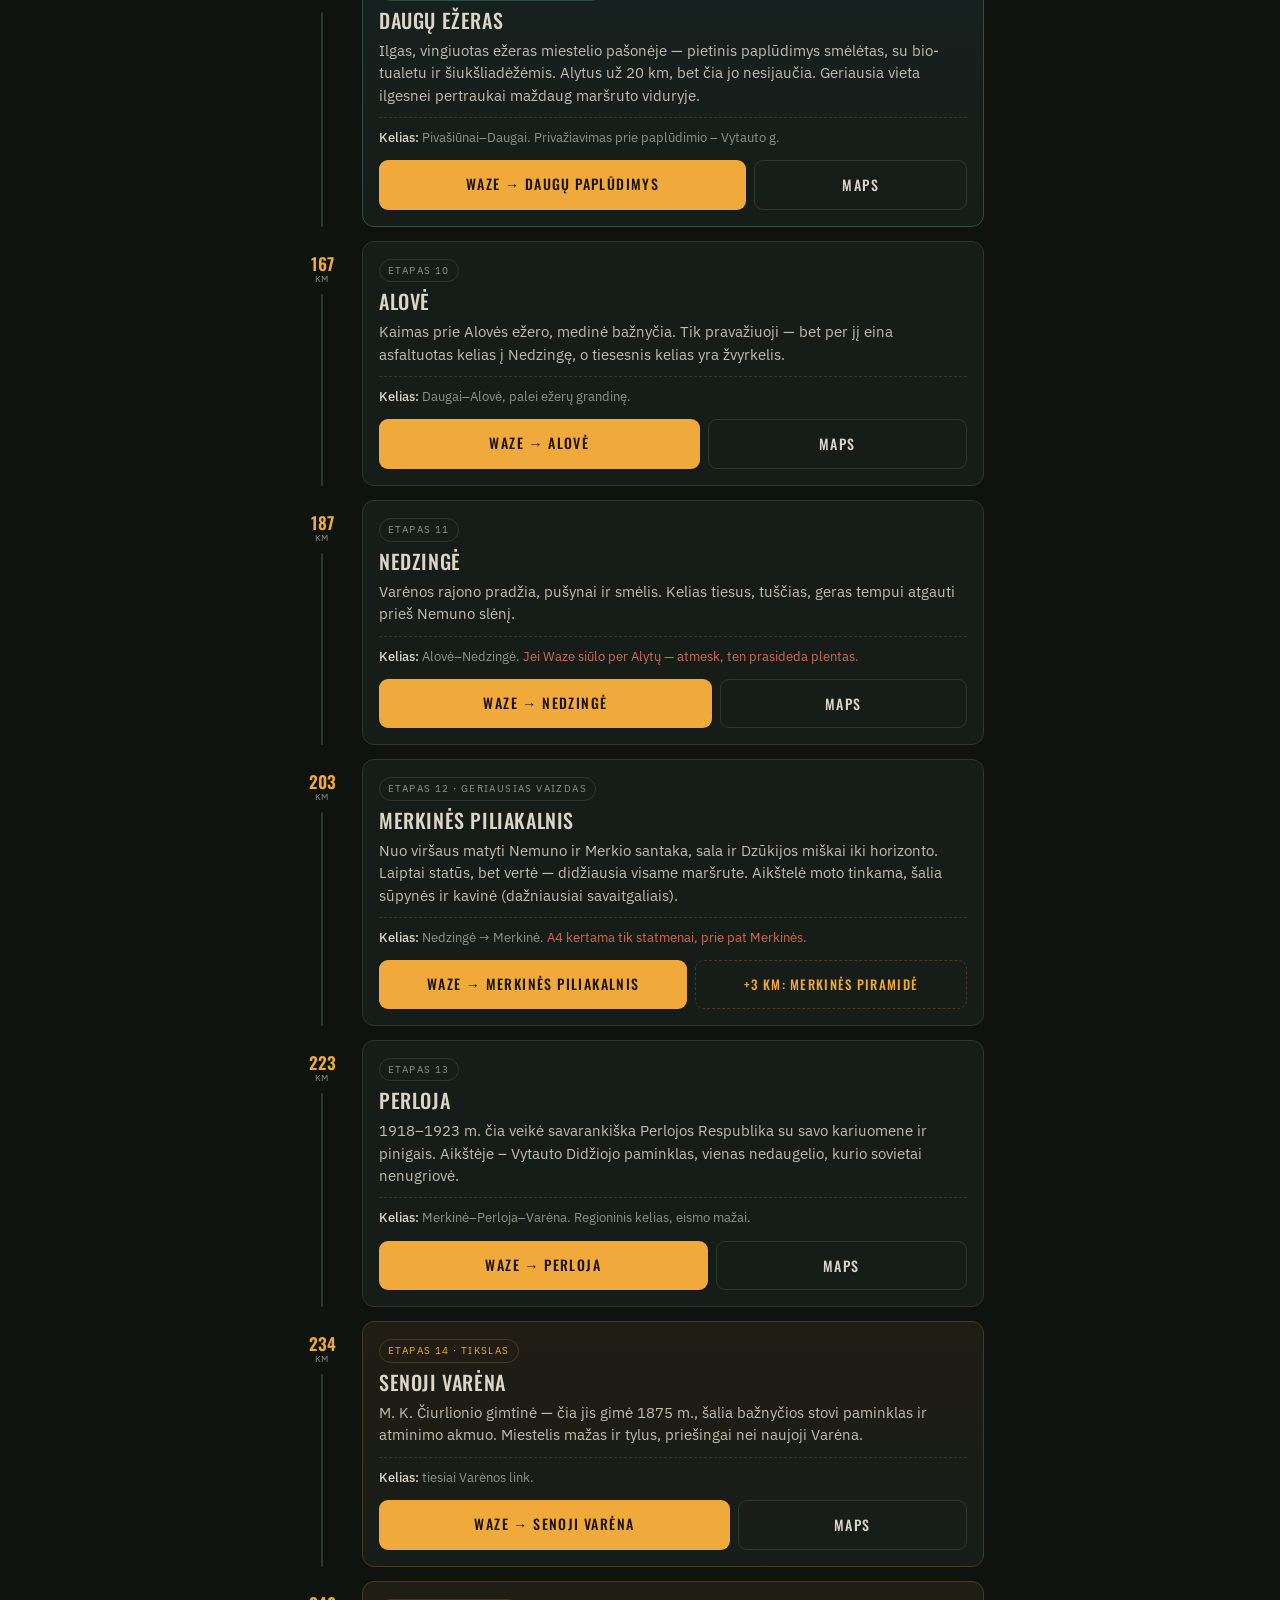
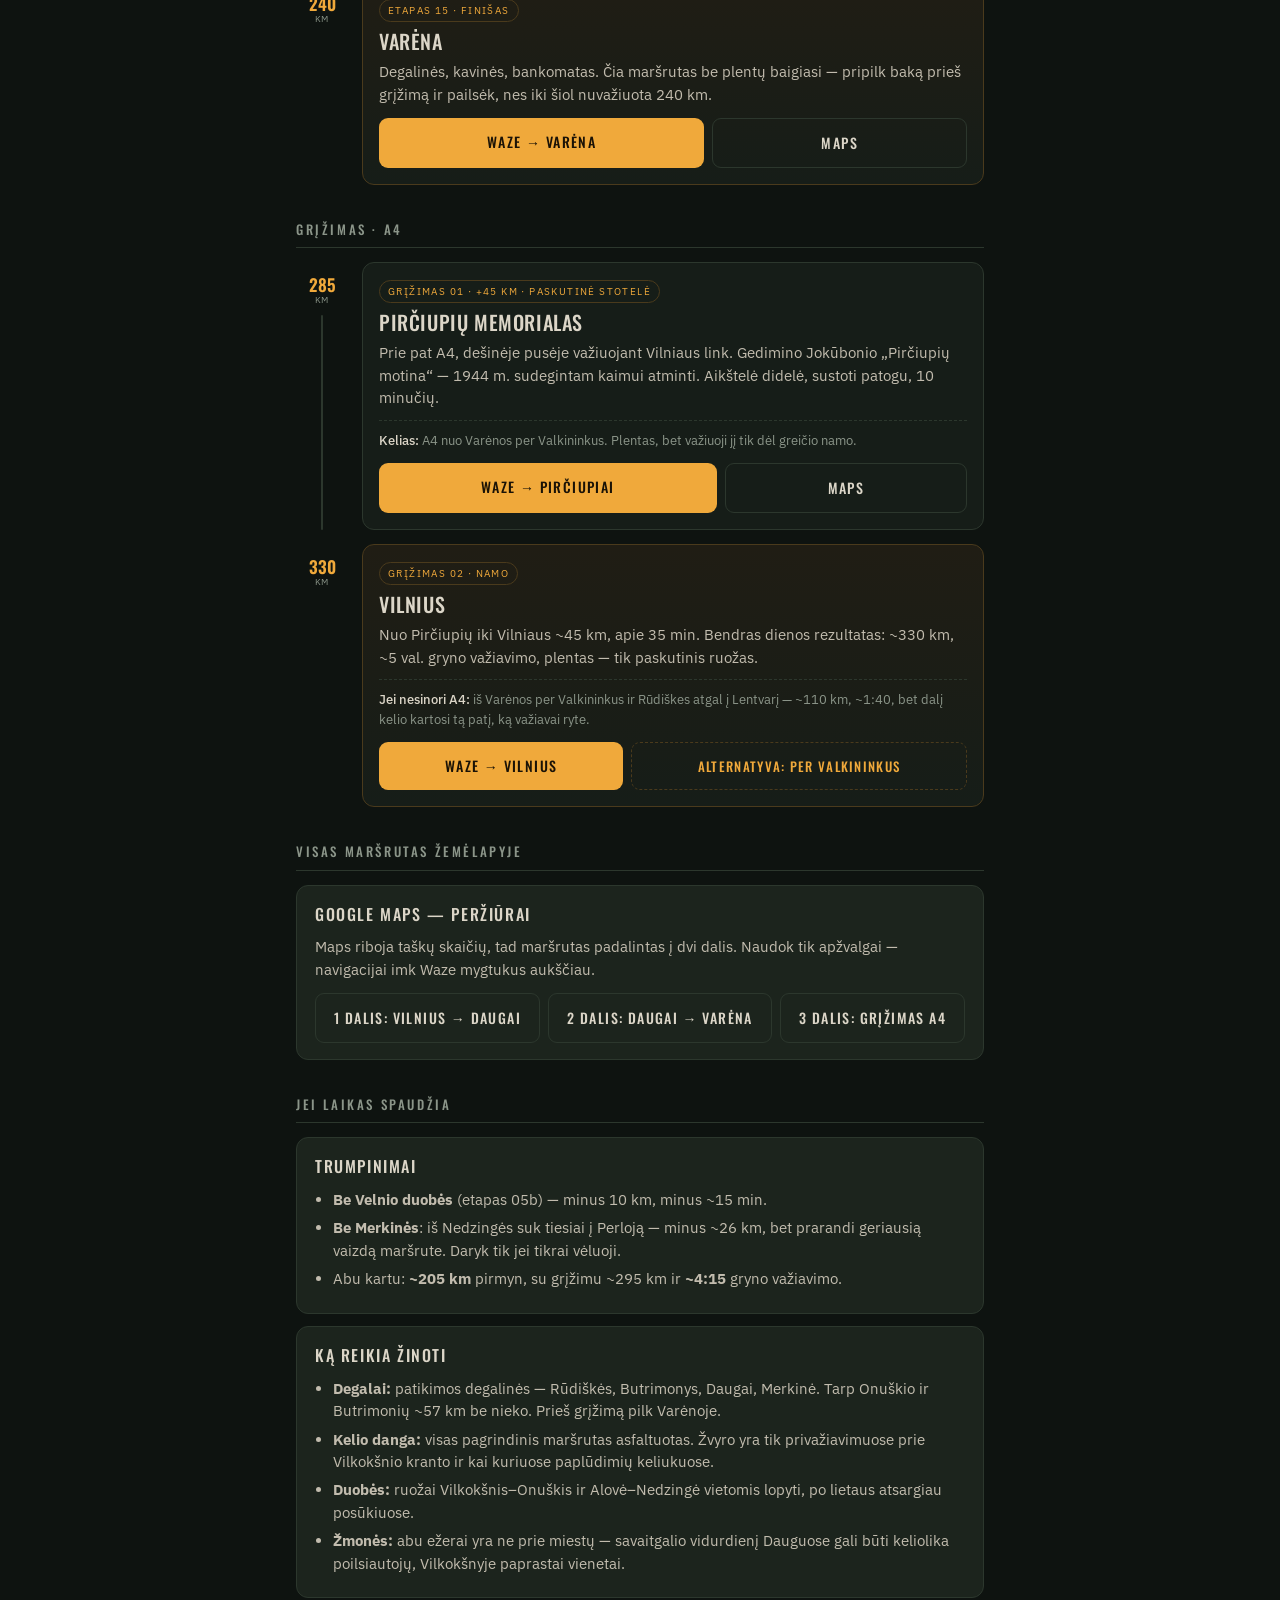
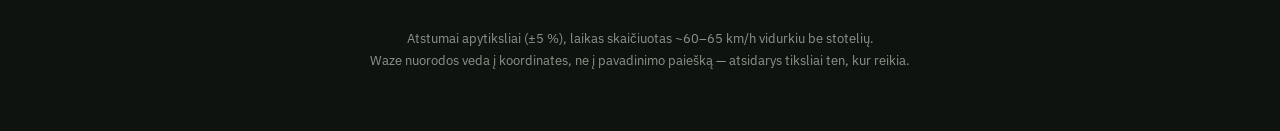
<file: varena.html>
<!DOCTYPE html>
<html lang="lt">
<head>
<meta charset="UTF-8">
<meta name="viewport" content="width=device-width, initial-scale=1.0">
<title>Vilnius → Senoji Varėna · be plentų</title>
<link rel="preconnect" href="https://fonts.googleapis.com">
<link rel="preconnect" href="https://fonts.gstatic.com" crossorigin>
<link href="https://fonts.googleapis.com/css2?family=Oswald:wght@400;500;600&family=IBM+Plex+Sans:wght@400;500;600&display=swap" rel="stylesheet">
<link rel="stylesheet" href="style.css">
</head>
<body>
<div class="wrap">

<header>
  <div class="eyebrow"><a href="index.html">← Visi maršrutai</a> · Dzūkijos ratas · asfaltas · be plentų</div>
  <h1>Vilnius → Senoji&nbsp;Varėna <span>/ Varėna</span></h1>
  <p class="lead">Vakarinis apvažiavimas per Trakų ir Alytaus rajono mažuosius kelius: Vilkokšnio ežeras, Velnio duobė, Pivašiūnų kalva, Daugų ežeras, Nemuno slėnis ties Merkine. Pirmyn — 240 km be plentų. Atgal — A4 tiesiai namo, ~90 km per valandą.</p>
  <div class="stats">
    <div class="stat"><b>~330</b><i>km su grįžimu</i></div>
    <div class="stat"><b>~5:00</b><i>grynas važiav.</i></div>
    <div class="stat"><b>240 / 90</b><i>pirmyn / atgal</i></div>
    <div class="stat"><b>2</b><i>ežerai</i></div>
  </div>
</header>

<div class="howto">
  <h2>Kaip važiuoti su Waze</h2>
  <ol>
    <li><b>Vieną etapą vienu metu.</b> Spaudi to etapo geltoną mygtuką — Waze veda tik iki to taško (10–25 km), tad plentu apvesti tiesiog nėra kur.</li>
    <li><b>Kur pažymėta „tarpinis taškas“</b> — pirma spausk punktyrinį mygtuką, tada Waze paspausk <b>„Pridėti sustojimą“</b> ir pridėk pagrindinį tikslą. Taip gauni du taškus viename maršrute ir Waze nebemeta ant plento.</li>
    <li><b>Atvykus</b> — grįžti į šį puslapį, spaudi kitą etapą. Puslapį įsidėk į naršyklės pradžios ekraną.</li>
    <li><b>Jei Waze vis tiek suka į A4 arba A16</b> — nustatymuose įjunk <i>Venkite greitkelių</i>, arba važiuok pagal apačioje nurodytą kelio numerį ir tiesiog ignoruok „perskaičiuoju“.</li>
  </ol>
</div>

<div class="section-title">Etapai</div>

<!-- 1 -->
<div class="stop">
  <div class="post"><div class="km">22</div><div class="kmlabel">km</div><div class="rope"></div></div>
  <div class="card">
    <span class="tag">Etapas 01 · išvažiavimas</span>
    <h3>Lentvaris</h3>
    <p>Iš Vilniaus per Grigiškes ir Vokės slėnį. Nuobodžiausia dalis — pravažiuok ir pamiršk. Lentvaryje verta stabtelėti prie dvaro parko su tvenkiniais.</p>
    <div class="road"><b>Kelias:</b> senasis Vokės kelias per Grigiškes. <span class="alert">A1 automagistralės nereikia.</span></div>
    <div class="btns">
      <a class="btn waze" href="https://www.waze.com/ul?ll=54.6441%2C25.0512&navigate=yes">Waze → Lentvaris</a>
      <a class="btn gmaps" href="https://www.google.com/maps/search/?api=1&query=54.6441,25.0512">Maps</a>
    </div>
  </div>
</div>

<!-- 2 -->
<div class="stop">
  <div class="post"><div class="km">47</div><div class="kmlabel">km</div><div class="rope"></div></div>
  <div class="card">
    <span class="tag">Etapas 02 · miškas prasideda</span>
    <h3>Rūdiškės</h3>
    <p>Nuo čia prasideda tai, dėl ko važiuoji: siauras asfaltas per Trakų miškus, beveik be eismo, su normaliais posūkiais.</p>
    <div class="road"><b>Kelias:</b> Lentvaris → Paluknys → Rūdiškės. <span class="alert">Waze čia mėgsta mesti į A16 per Trakus — jei siūlo per Trakus, pirma dėk Paluknį, tada pridėk Rūdiškes kaip sustojimą.</span></div>
    <div class="btns">
      <a class="btn waze" href="https://www.waze.com/ul?ll=54.5158%2C24.8266&navigate=yes">Waze → Rūdiškės</a>
      <a class="btn mid" href="https://www.waze.com/ul?ll=54.5020%2C24.9845&navigate=yes">Tarpinis taškas: Paluknys</a>
    </div>
  </div>
</div>

<!-- 3 -->
<div class="stop">
  <div class="post"><div class="km">61</div><div class="kmlabel">km</div><div class="rope"></div></div>
  <div class="card lake">
    <span class="tag l">Etapas 03 · ežeras Nr. 1 · stotelė</span>
    <h3>Vilkokšnio ežeras</h3>
    <p>Didelis, švarus, miškų apsuptas ežeras Aukštadvario regioninio parko pakraštyje. Artimiausias didesnis miestas — už 30 km, tad savaitgalį čia ramu. Smėlio krantas, galima privažiuoti prie pat vandens, gera vieta kavai ir kojoms ištiesti.</p>
    <div class="road"><b>Kelias:</b> Rūdiškės → Grendavė → ežero pakrantė. Paskutinė atkarpa iki pat kranto – žvyras.</div>
    <div class="btns">
      <a class="btn waze" href="https://www.waze.com/ul?ll=54.5096%2C24.6663&navigate=yes">Waze → Vilkokšnis</a>
      <a class="btn gmaps" href="https://www.google.com/maps/search/?api=1&query=54.5096,24.6663">Maps</a>
    </div>
  </div>
</div>

<!-- 4 -->
<div class="stop">
  <div class="post"><div class="km">71</div><div class="kmlabel">km</div><div class="rope"></div></div>
  <div class="card">
    <span class="tag">Etapas 04</span>
    <h3>Onuškis</h3>
    <p>Mažas Dzūkijos miestelis su neogotikine Šv. apaštalų Pilypo ir Jokūbo bažnyčia. Degalinė — paskutinė patogi prieš ilgą ruožą iki Butrimonių.</p>
    <div class="road"><b>Kelias:</b> pakrantės keliukas per Grendavę. Vietomis kupstuota, bet asfaltas.</div>
    <div class="btns">
      <a class="btn waze" href="https://www.waze.com/ul?ll=54.4833%2C24.5887&navigate=yes">Waze → Onuškis</a>
      <a class="btn gmaps" href="https://www.google.com/maps/search/?api=1&query=54.4833,24.5887">Maps</a>
    </div>
  </div>
</div>

<!-- 5 -->
<div class="stop">
  <div class="post"><div class="km">87</div><div class="kmlabel">km</div><div class="rope"></div></div>
  <div class="card">
    <span class="tag">Etapas 05 · geriausi posūkiai</span>
    <h3>Aukštadvaris</h3>
    <p>Kalvotas ruožas per regioninį parką — čia kelias pagaliau pradeda vingiuoti ir kilnotis. Miestelyje – piliavietė ir Strėvos slėnis.</p>
    <div class="road"><b>Kelias:</b> tiesioginis Onuškis–Aukštadvaris kelias. <span class="alert">Jei Waze suka į A16 per Trakus – atmesk, tiesioginis kelias yra.</span></div>
    <div class="btns">
      <a class="btn waze" href="https://www.waze.com/ul?ll=54.5792%2C24.5273&navigate=yes">Waze → Aukštadvaris</a>
      <a class="btn gmaps" href="https://www.google.com/maps/search/?api=1&query=54.5792,24.5273">Maps</a>
    </div>
  </div>
</div>

<!-- 5b -->
<div class="stop">
  <div class="post"><div class="km">92</div><div class="kmlabel">km</div><div class="rope"></div></div>
  <div class="card">
    <span class="tag o">Etapas 05b · +10 km · galima praleisti</span>
    <h3>Velnio duobė</h3>
    <p>Didžiausia karstinė smegduobė Lietuvoje — 40 m gylio piltuvas miške, aikštelė, laiptai žemyn, 10 minučių pasivaikščiojimo. Nuo aikštelės atgal į maršrutą – pro Škilietus.</p>
    <div class="road"><b>Kelias:</b> asfaltas iki aikštelės.</div>
    <div class="btns">
      <a class="btn waze" href="https://www.waze.com/ul?ll=54.6117%2C24.5155&navigate=yes">Waze → Velnio duobė</a>
      <a class="btn gmaps" href="https://www.google.com/maps/search/?api=1&query=54.6117,24.5155">Maps</a>
    </div>
  </div>
</div>

<!-- 6 -->
<div class="stop">
  <div class="post"><div class="km">108</div><div class="kmlabel">km</div><div class="rope"></div></div>
  <div class="card">
    <span class="tag">Etapas 06</span>
    <h3>Užuguostis</h3>
    <p>Tuščias kelias tarp laukų ir ežerėlių, Prienų rajono pakraštys. Sena medinė bažnyčia, keli namai — ir viskas.</p>
    <div class="road"><b>Kelias:</b> nuo Aukštadvario vakarų kryptimi, per Vytautavą.</div>
    <div class="btns">
      <a class="btn waze" href="https://www.waze.com/ul?ll=54.6242%2C24.3890&navigate=yes">Waze → Užuguostis</a>
      <a class="btn gmaps" href="https://www.google.com/maps/search/?api=1&query=54.6242,24.3890">Maps</a>
    </div>
  </div>
</div>

<!-- 7 -->
<div class="stop">
  <div class="post"><div class="km">128</div><div class="kmlabel">km</div><div class="rope"></div></div>
  <div class="card">
    <span class="tag">Etapas 07 · posūkis į pietus</span>
    <h3>Butrimonys</h3>
    <p>Miestelis su neįprasta trikampe aikšte. Nuo čia kelias suka į pietus — Dzūkijos link.</p>
    <div class="road"><b>Kelias:</b> per Vartus / Klydžionis. <span class="alert">Nesileisk vedamas per Prienus ir A16.</span></div>
    <div class="btns">
      <a class="btn waze" href="https://www.waze.com/ul?ll=54.5009%2C24.2540&navigate=yes">Waze → Butrimonys</a>
      <a class="btn gmaps" href="https://www.google.com/maps/search/?api=1&query=54.5009,24.2540">Maps</a>
    </div>
  </div>
</div>

<!-- 8 -->
<div class="stop">
  <div class="post"><div class="km">142</div><div class="kmlabel">km</div><div class="rope"></div></div>
  <div class="card">
    <span class="tag">Etapas 08 · stotelė</span>
    <h3>Pivašiūnai</h3>
    <p>Bažnyčia ant kalvos su vaizdu į ežerų kraštovaizdį — viena gražiausių apžvalgos vietų šitame ruože. Šalia piliakalnis. Rugpjūčio viduryje čia atlaidai, tada žmonių daug; kitomis dienomis tuščia.</p>
    <div class="road"><b>Kelias:</b> Butrimonys–Pivašiūnai, tiesus asfaltas.</div>
    <div class="btns">
      <a class="btn waze" href="https://www.waze.com/ul?ll=54.4608%2C24.3726&navigate=yes">Waze → Pivašiūnai</a>
      <a class="btn gmaps" href="https://www.google.com/maps/search/?api=1&query=54.4608,24.3726">Maps</a>
    </div>
  </div>
</div>

<!-- 9 -->
<div class="stop">
  <div class="post"><div class="km">155</div><div class="kmlabel">km</div><div class="rope"></div></div>
  <div class="card lake">
    <span class="tag l">Etapas 09 · ežeras Nr. 2 · pietūs</span>
    <h3>Daugų ežeras</h3>
    <p>Ilgas, vingiuotas ežeras miestelio pašonėje — pietinis paplūdimys smėlėtas, su bio-tualetu ir šiukšliadėžėmis. Alytus už 20 km, bet čia jo nesijaučia. Geriausia vieta ilgesnei pertraukai maždaug maršruto viduryje.</p>
    <div class="road"><b>Kelias:</b> Pivašiūnai–Daugai. Privažiavimas prie paplūdimio – Vytauto g.</div>
    <div class="btns">
      <a class="btn waze" href="https://www.waze.com/ul?ll=54.3569%2C24.3424&navigate=yes">Waze → Daugų paplūdimys</a>
      <a class="btn gmaps" href="https://www.google.com/maps/search/?api=1&query=54.3569,24.3424">Maps</a>
    </div>
  </div>
</div>

<!-- 10 -->
<div class="stop">
  <div class="post"><div class="km">167</div><div class="kmlabel">km</div><div class="rope"></div></div>
  <div class="card">
    <span class="tag">Etapas 10</span>
    <h3>Alovė</h3>
    <p>Kaimas prie Alovės ežero, medinė bažnyčia. Tik pravažiuoji — bet per jį eina asfaltuotas kelias į Nedzingę, o tiesesnis kelias yra žvyrkelis.</p>
    <div class="road"><b>Kelias:</b> Daugai–Alovė, palei ežerų grandinę.</div>
    <div class="btns">
      <a class="btn waze" href="https://www.waze.com/ul?ll=54.3499%2C24.1741&navigate=yes">Waze → Alovė</a>
      <a class="btn gmaps" href="https://www.google.com/maps/search/?api=1&query=54.3499,24.1741">Maps</a>
    </div>
  </div>
</div>

<!-- 11 -->
<div class="stop">
  <div class="post"><div class="km">187</div><div class="kmlabel">km</div><div class="rope"></div></div>
  <div class="card">
    <span class="tag">Etapas 11</span>
    <h3>Nedzingė</h3>
    <p>Varėnos rajono pradžia, pušynai ir smėlis. Kelias tiesus, tuščias, geras tempui atgauti prieš Nemuno slėnį.</p>
    <div class="road"><b>Kelias:</b> Alovė–Nedzingė. <span class="alert">Jei Waze siūlo per Alytų — atmesk, ten prasideda plentas.</span></div>
    <div class="btns">
      <a class="btn waze" href="https://www.waze.com/ul?ll=54.2473%2C24.3303&navigate=yes">Waze → Nedzingė</a>
      <a class="btn gmaps" href="https://www.google.com/maps/search/?api=1&query=54.2473,24.3303">Maps</a>
    </div>
  </div>
</div>

<!-- 12 -->
<div class="stop">
  <div class="post"><div class="km">203</div><div class="kmlabel">km</div><div class="rope"></div></div>
  <div class="card">
    <span class="tag">Etapas 12 · geriausias vaizdas</span>
    <h3>Merkinės piliakalnis</h3>
    <p>Nuo viršaus matyti Nemuno ir Merkio santaka, sala ir Dzūkijos miškai iki horizonto. Laiptai statūs, bet vertė — didžiausia visame maršrute. Aikštelė moto tinkama, šalia sūpynės ir kavinė (dažniausiai savaitgaliais).</p>
    <div class="road"><b>Kelias:</b> Nedzingė → Merkinė. <span class="alert">A4 kertama tik statmenai, prie pat Merkinės.</span></div>
    <div class="btns">
      <a class="btn waze" href="https://www.waze.com/ul?ll=54.1582%2C24.1833&navigate=yes">Waze → Merkinės piliakalnis</a>
      <a class="btn mid" href="https://www.waze.com/ul?ll=54.1422%2C24.1984&navigate=yes">+3 km: Merkinės piramidė</a>
    </div>
  </div>
</div>

<!-- 13 -->
<div class="stop">
  <div class="post"><div class="km">223</div><div class="kmlabel">km</div><div class="rope"></div></div>
  <div class="card">
    <span class="tag">Etapas 13</span>
    <h3>Perloja</h3>
    <p>1918–1923 m. čia veikė savarankiška Perlojos Respublika su savo kariuomene ir pinigais. Aikštėje – Vytauto Didžiojo paminklas, vienas nedaugelio, kurio sovietai nenugriovė.</p>
    <div class="road"><b>Kelias:</b> Merkinė–Perloja–Varėna. Regioninis kelias, eismo mažai.</div>
    <div class="btns">
      <a class="btn waze" href="https://www.waze.com/ul?ll=54.2151%2C24.4172&navigate=yes">Waze → Perloja</a>
      <a class="btn gmaps" href="https://www.google.com/maps/search/?api=1&query=54.2151,24.4172">Maps</a>
    </div>
  </div>
</div>

<!-- 14 -->
<div class="stop">
  <div class="post"><div class="km">234</div><div class="kmlabel">km</div><div class="rope"></div></div>
  <div class="card finish">
    <span class="tag o">Etapas 14 · tikslas</span>
    <h3>Senoji Varėna</h3>
    <p>M. K. Čiurlionio gimtinė — čia jis gimė 1875 m., šalia bažnyčios stovi paminklas ir atminimo akmuo. Miestelis mažas ir tylus, priešingai nei naujoji Varėna.</p>
    <div class="road"><b>Kelias:</b> tiesiai Varėnos link.</div>
    <div class="btns">
      <a class="btn waze" href="https://www.waze.com/ul?ll=54.2491%2C24.5481&navigate=yes">Waze → Senoji Varėna</a>
      <a class="btn gmaps" href="https://www.google.com/maps/search/?api=1&query=54.2491,24.5481">Maps</a>
    </div>
  </div>
</div>

<!-- 15 -->
<div class="stop">
  <div class="post"><div class="km">240</div><div class="kmlabel">km</div></div>
  <div class="card finish">
    <span class="tag o">Etapas 15 · finišas</span>
    <h3>Varėna</h3>
    <p>Degalinės, kavinės, bankomatas. Čia maršrutas be plentų baigiasi — pripilk baką prieš grįžimą ir pailsėk, nes iki šiol nuvažiuota 240 km.</p>
    <div class="btns">
      <a class="btn waze" href="https://www.waze.com/ul?ll=54.2154%2C24.5742&navigate=yes">Waze → Varėna</a>
      <a class="btn gmaps" href="https://www.google.com/maps/search/?api=1&query=54.2154,24.5742">Maps</a>
    </div>
  </div>
</div>

<div class="section-title">Grįžimas · A4</div>

<div class="stop">
  <div class="post"><div class="km">285</div><div class="kmlabel">km</div><div class="rope"></div></div>
  <div class="card">
    <span class="tag o">Grįžimas 01 · +45 km · paskutinė stotelė</span>
    <h3>Pirčiupių memorialas</h3>
    <p>Prie pat A4, dešinėje pusėje važiuojant Vilniaus link. Gedimino Jokūbonio „Pirčiupių motina“ — 1944 m. sudegintam kaimui atminti. Aikštelė didelė, sustoti patogu, 10 minučių.</p>
    <div class="road"><b>Kelias:</b> A4 nuo Varėnos per Valkininkus. Plentas, bet važiuoji jį tik dėl greičio namo.</div>
    <div class="btns">
      <a class="btn waze" href="https://www.waze.com/ul?ll=54.3936%2C24.9618&navigate=yes">Waze → Pirčiupiai</a>
      <a class="btn gmaps" href="https://www.google.com/maps/search/?api=1&query=54.3936,24.9618">Maps</a>
    </div>
  </div>
</div>

<div class="stop">
  <div class="post"><div class="km">330</div><div class="kmlabel">km</div></div>
  <div class="card finish">
    <span class="tag o">Grįžimas 02 · namo</span>
    <h3>Vilnius</h3>
    <p>Nuo Pirčiupių iki Vilniaus ~45 km, apie 35 min. Bendras dienos rezultatas: ~330 km, ~5 val. gryno važiavimo, plentas — tik paskutinis ruožas.</p>
    <div class="road"><b>Jei nesinori A4:</b> iš Varėnos per Valkininkus ir Rūdiškes atgal į Lentvarį — ~110 km, ~1:40, bet dalį kelio kartosi tą patį, ką važiavai ryte.</div>
    <div class="btns">
      <a class="btn waze" href="https://www.waze.com/ul?ll=54.6872%2C25.2797&navigate=yes">Waze → Vilnius</a>
      <a class="btn mid" href="https://www.waze.com/ul?ll=54.3583%2C24.8409&navigate=yes">Alternatyva: per Valkininkus</a>
    </div>
  </div>
</div>

<div class="section-title">Visas maršrutas žemėlapyje</div>
<div class="block">
  <h3>Google Maps — peržiūrai</h3>
  <p style="font-size:14.5px;color:#C2BCAE;margin-bottom:12px">Maps riboja taškų skaičių, tad maršrutas padalintas į dvi dalis. Naudok tik apžvalgai — navigacijai imk Waze mygtukus aukščiau.</p>
  <div class="btns">
    <a class="btn gmaps" href="https://www.google.com/maps/dir/Vilnius/54.6441,25.0512/54.5158,24.8266/54.5096,24.6663/54.4833,24.5887/54.5792,24.5273/54.6117,24.5155/54.6242,24.3890/54.5009,24.2540/54.4608,24.3726/54.3569,24.3424">1 dalis: Vilnius → Daugai</a>
    <a class="btn gmaps" href="https://www.google.com/maps/dir/54.3569,24.3424/54.3499,24.1741/54.2473,24.3303/54.1582,24.1833/54.2151,24.4172/54.2491,24.5481/54.2154,24.5742">2 dalis: Daugai → Varėna</a>
    <a class="btn gmaps" href="https://www.google.com/maps/dir/54.2154,24.5742/54.3936,24.9618/Vilnius">3 dalis: grįžimas A4</a>
  </div>
</div>

<div class="section-title">Jei laikas spaudžia</div>
<div class="block">
  <h3>Trumpinimai</h3>
  <ul>
    <li><b>Be Velnio duobės</b> (etapas 05b) — minus 10 km, minus ~15 min.</li>
    <li><b>Be Merkinės</b>: iš Nedzingės suk tiesiai į Perloją — minus ~26 km, bet prarandi geriausią vaizdą maršrute. Daryk tik jei tikrai vėluoji.</li>
    <li>Abu kartu: <b>~205 km</b> pirmyn, su grįžimu ~295 km ir <b>~4:15</b> gryno važiavimo.</li>
  </ul>
</div>

<div class="block">
  <h3>Ką reikia žinoti</h3>
  <ul>
    <li><b>Degalai:</b> patikimos degalinės — Rūdiškės, Butrimonys, Daugai, Merkinė. Tarp Onuškio ir Butrimonių ~57 km be nieko. Prieš grįžimą pilk Varėnoje.</li>
    <li><b>Kelio danga:</b> visas pagrindinis maršrutas asfaltuotas. Žvyro yra tik privažiavimuose prie Vilkokšnio kranto ir kai kuriuose paplūdimių keliukuose.</li>
    <li><b>Duobės:</b> ruožai Vilkokšnis–Onuškis ir Alovė–Nedzingė vietomis lopyti, po lietaus atsargiau posūkiuose.</li>
    <li><b>Žmonės:</b> abu ežerai yra ne prie miestų — savaitgalio vidurdienį Dauguose gali būti keliolika poilsiautojų, Vilkokšnyje paprastai vienetai.</li>
  </ul>
</div>

<footer>
  Atstumai apytiksliai (±5 %), laikas skaičiuotas ~60–65 km/h vidurkiu be stotelių.<br>
  Waze nuorodos veda į koordinates, ne į pavadinimo paiešką — atsidarys tiksliai ten, kur reikia.
</footer>

</div>
</body>
</html>
</file>
<file: style.css>
:root{
  --ink:#0E1310;
  --panel:#161D18;
  --panel2:#1C241D;
  --line:#2C372D;
  --sand:#DCD6C8;
  --muted:#8B9589;
  --amber:#F0A93B;
  --lake:#5AB0A8;
  --warn:#D46A4E;
}
*{box-sizing:border-box;margin:0;padding:0}
body{
  background:var(--ink);
  color:var(--sand);
  font-family:'IBM Plex Sans',-apple-system,system-ui,sans-serif;
  font-size:16px;line-height:1.55;
  -webkit-font-smoothing:antialiased;
  padding-bottom:60px;
}
.wrap{max-width:720px;margin:0 auto;padding:0 16px}

/* --- viršus --- */
header{
  padding:34px 0 26px;
  border-bottom:1px solid var(--line);
  background:linear-gradient(180deg,#131A15 0%,var(--ink) 100%);
}
.eyebrow{
  font-family:'Oswald',sans-serif;font-weight:500;
  letter-spacing:.22em;text-transform:uppercase;
  font-size:12px;color:var(--amber);
}
.eyebrow a{color:var(--amber)}
h1{
  font-family:'Oswald',sans-serif;font-weight:600;
  font-size:clamp(30px,8vw,46px);line-height:1.05;
  text-transform:uppercase;letter-spacing:.01em;
  margin:10px 0 14px;
}
h1 span{color:var(--muted)}
.lead{color:var(--muted);font-size:15px;max-width:52ch}

.stats{display:flex;flex-wrap:wrap;gap:10px;margin-top:20px}
.stat{
  flex:1 1 90px;background:var(--panel);border:1px solid var(--line);
  border-radius:10px;padding:10px 12px;
}
.stat b{
  display:block;font-family:'Oswald',sans-serif;font-size:22px;
  font-weight:600;color:var(--sand);line-height:1.2;
}
.stat i{
  font-style:normal;font-size:11px;letter-spacing:.12em;
  text-transform:uppercase;color:var(--muted);
}

/* --- instrukcija --- */
.howto{
  margin:26px 0 8px;background:var(--panel);border:1px solid var(--line);
  border-left:3px solid var(--amber);border-radius:10px;padding:16px 18px;
}
.howto h2{
  font-family:'Oswald',sans-serif;font-weight:500;font-size:15px;
  text-transform:uppercase;letter-spacing:.14em;margin-bottom:10px;
}
.howto ol{margin-left:18px;font-size:14.5px;color:#C6C0B2}
.howto li{margin-bottom:7px}
.howto li b{color:var(--sand)}

/* --- etapai --- */
.section-title{
  font-family:'Oswald',sans-serif;font-weight:500;font-size:13px;
  text-transform:uppercase;letter-spacing:.2em;color:var(--muted);
  margin:34px 0 14px;padding-bottom:8px;border-bottom:1px solid var(--line);
}

.stop{display:flex;gap:14px;margin-bottom:14px}
.post{
  flex:0 0 52px;display:flex;flex-direction:column;align-items:center;
}
.km{
  font-family:'Oswald',sans-serif;font-weight:600;font-size:17px;
  color:var(--amber);line-height:1;padding-top:14px;
}
.kmlabel{font-size:9px;letter-spacing:.1em;color:var(--muted);text-transform:uppercase}
.rope{flex:1;width:2px;background:var(--line);margin-top:8px;border-radius:2px}

.card{
  flex:1;background:var(--panel);border:1px solid var(--line);
  border-radius:12px;padding:14px 16px 16px;
}
.card.lake,.card.highlight{border-color:#2E4E4B;background:linear-gradient(180deg,#16211F,#161D18)}
.card.finish{border-color:#4A3A1C;background:linear-gradient(180deg,#201D14,#161D18)}
.card h3{
  font-family:'Oswald',sans-serif;font-weight:500;font-size:20px;
  text-transform:uppercase;letter-spacing:.03em;line-height:1.15;
}
.tag{
  display:inline-block;font-size:10px;letter-spacing:.14em;text-transform:uppercase;
  padding:3px 8px;border-radius:99px;margin-bottom:8px;
  border:1px solid var(--line);color:var(--muted);
}
.tag.l,.tag.h{color:var(--lake);border-color:#2E4E4B}
.tag.o{color:var(--amber);border-color:#4A3A1C}
.card p{font-size:14.5px;color:#C2BCAE;margin-top:8px}
.road{
  font-size:13px;color:var(--muted);margin-top:10px;padding-top:10px;
  border-top:1px dashed var(--line);
}
.road b{color:var(--sand);font-weight:500}
.alert{color:var(--warn)}

.btns{display:flex;gap:8px;margin-top:12px;flex-wrap:wrap}
a.btn{
  flex:1 1 auto;text-align:center;text-decoration:none;
  font-family:'Oswald',sans-serif;font-weight:500;font-size:14px;
  letter-spacing:.1em;text-transform:uppercase;
  padding:13px 14px;border-radius:9px;min-width:130px;
}
a.waze{background:var(--amber);color:#1A1206}
a.waze:active{background:#D2912D}
a.gmaps{background:transparent;color:var(--sand);border:1px solid var(--line)}
a.mid{background:transparent;color:var(--amber);border:1px dashed #4A3A1C;font-size:13px}
a.btn:focus-visible{outline:3px solid var(--lake);outline-offset:2px}

/* --- apačia --- */
.block{
  background:var(--panel2);border:1px solid var(--line);border-radius:12px;
  padding:16px 18px;margin-bottom:12px;
}
.block h3{
  font-family:'Oswald',sans-serif;font-weight:500;font-size:16px;
  text-transform:uppercase;letter-spacing:.1em;margin-bottom:10px;
}
.block ul{margin-left:18px;font-size:14.5px;color:#C2BCAE}
.block li{margin-bottom:6px}
footer{color:var(--muted);font-size:12.5px;text-align:center;margin-top:30px;line-height:1.7}
@media (prefers-reduced-motion:no-preference){
  .card{transition:border-color .2s}
}

/* --- maršrutų sąrašas (index) --- */
.routes{margin-top:26px;display:flex;flex-direction:column;gap:14px}
a.routecard{
  display:block;text-decoration:none;color:inherit;
  background:var(--panel);border:1px solid var(--line);border-radius:14px;
  padding:20px 20px 22px;transition:border-color .2s;
}
a.routecard:hover,a.routecard:focus-visible{border-color:var(--amber)}
a.routecard .tag{margin-bottom:10px}
a.routecard h2{
  font-family:'Oswald',sans-serif;font-weight:600;font-size:24px;
  text-transform:uppercase;line-height:1.1;margin-bottom:8px;
}
a.routecard p{font-size:14.5px;color:#C2BCAE}
a.routecard .stats{margin-top:14px}
</file>
